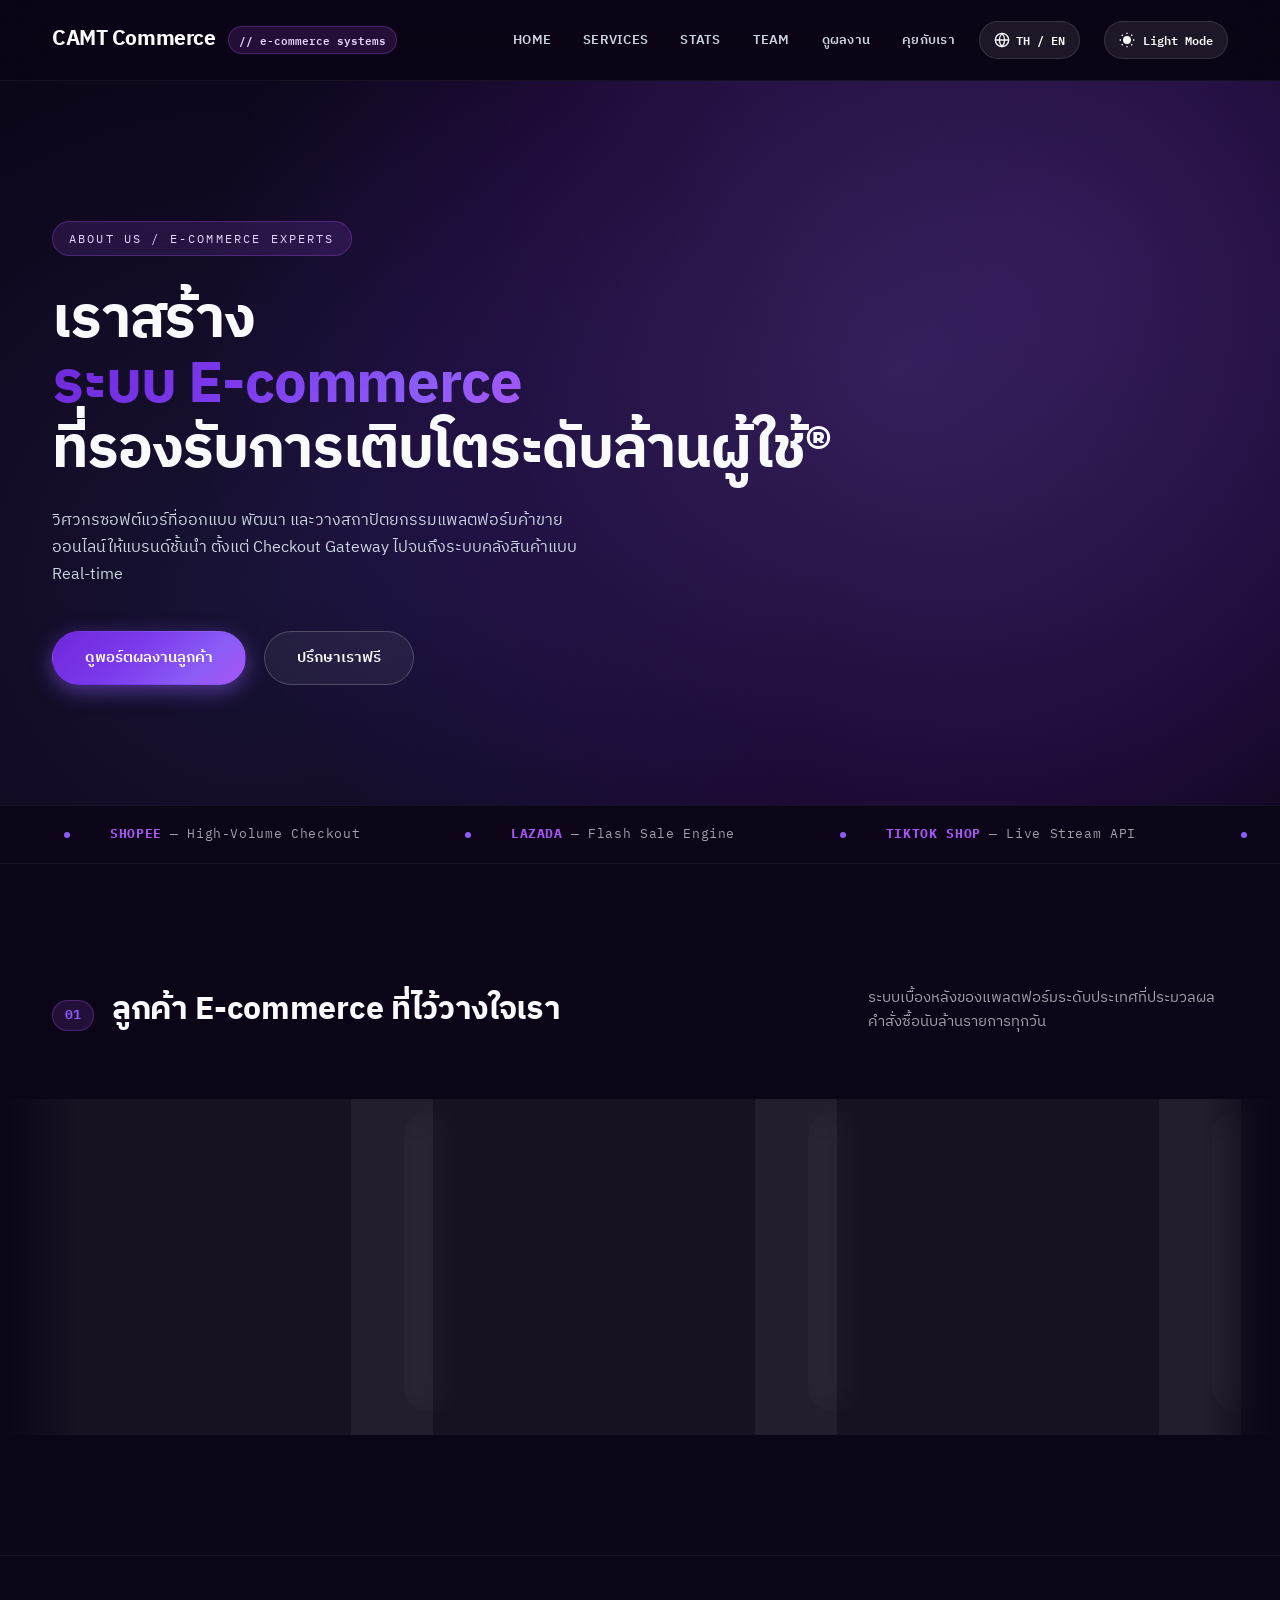
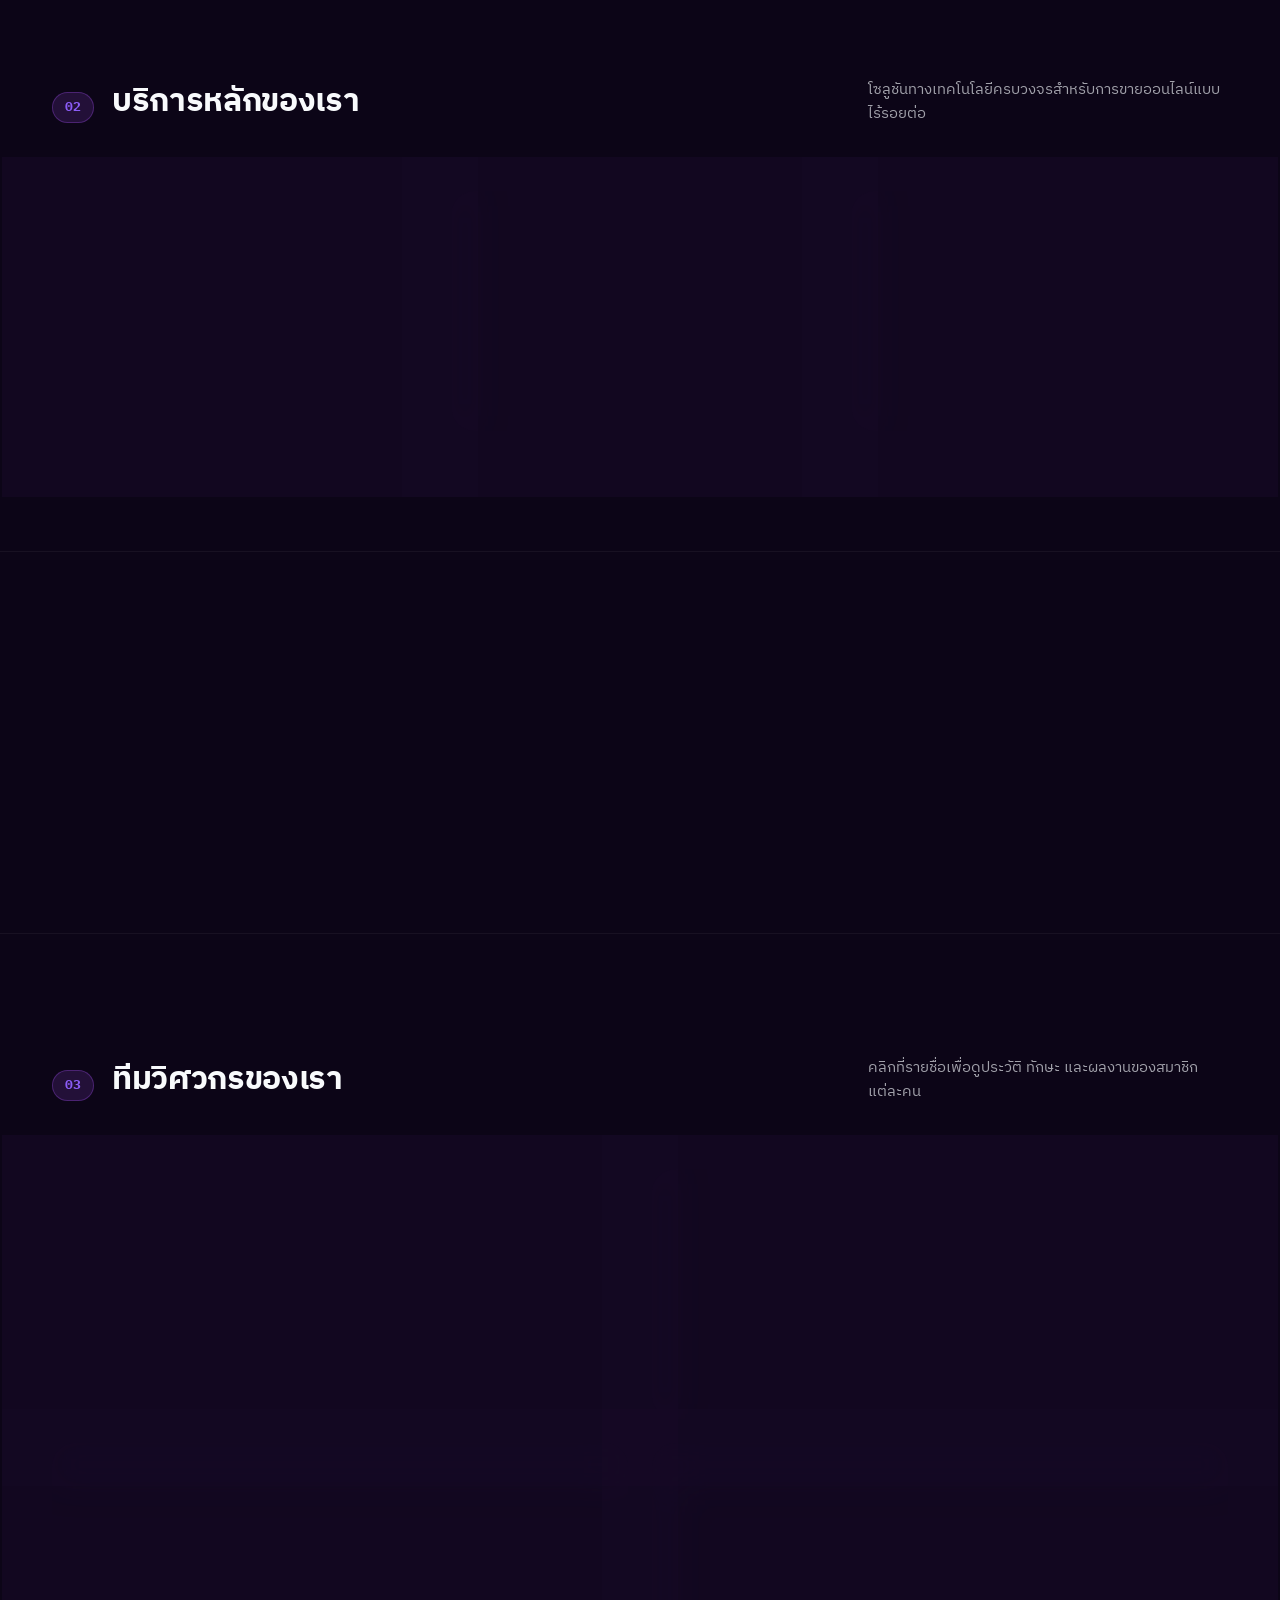
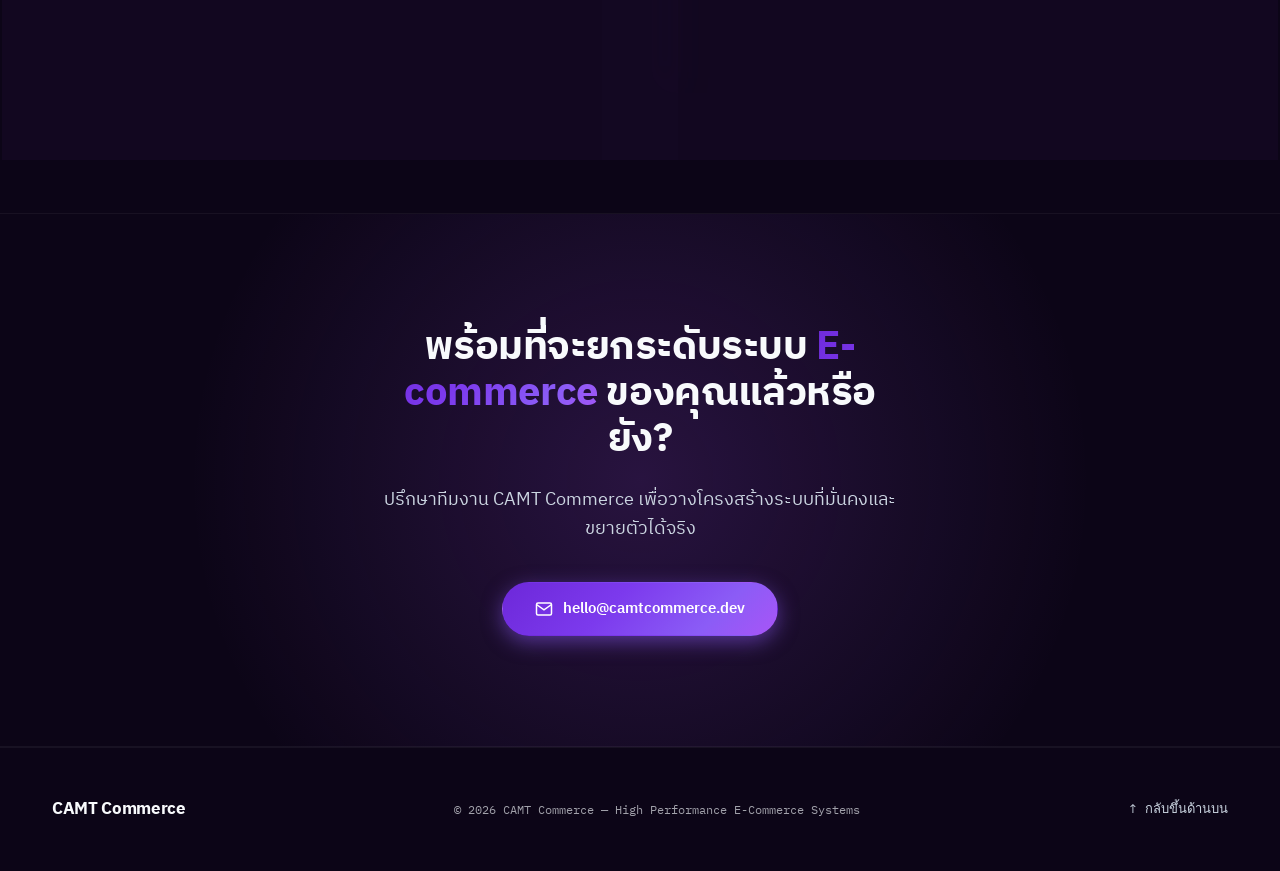
<file: Index.html>
<!DOCTYPE html>
<html lang="th" data-theme="dark">
<head>
<meta charset="UTF-8">
<meta name="viewport" content="width=device-width, initial-scale=1.0">
<meta name="description" content="CAMT Commerce — ผู้เชี่ยวชาญด้านการออกแบบ พัฒนา และดูแลระบบ E-commerce ระดับองค์กร สำหรับ Shopee, Lazada, TikTok Shop, Central และแบรนด์ชั้นนำ">
<title>CAMT Commerce — ระบบ E-commerce ระดับองค์กร</title>
<link rel="stylesheet" href="main.css">
</head>

<body>

<!-- Header Navigation -->
<header class="topbar">
  <div class="wrap">
    <a class="brand" href="Index.html">
      CAMT&nbsp;Commerce
      <span class="brand-badge" data-i18n="nav.brandBadge">E-COMMERCE SYSTEMS</span>
    </a>
    
    <div class="topbar-right">
      <nav class="nav">
        <a href="#hero" data-i18n="nav.home">HOME</a>
        <a href="#services" data-i18n="nav.services">SERVICES</a>
        <a href="#stats" data-i18n="nav.stats">STATS</a>
        <a href="#team" data-i18n="nav.team">TEAM</a>
        <a href="#work" data-i18n="nav.work">ดูผลงาน</a>
        <a href="#contact" data-i18n="nav.contact">คุยกับเรา</a>
      </nav>

      <!-- Language Switcher Button -->
      <button id="lang-toggle" class="lang-toggle-btn" aria-label="Toggle language">
        <svg width="16" height="16" viewBox="0 0 24 24" fill="none" stroke="currentColor" stroke-width="2" stroke-linecap="round" stroke-linejoin="round">
          <circle cx="12" cy="12" r="10"></circle>
          <line x1="2" y1="12" x2="22" y2="12"></line>
          <path d="M12 2a15.3 15.3 0 0 1 4 10 15.3 15.3 0 0 1-4 10 15.3 15.3 0 0 1-4-10 15.3 15.3 0 0 1 4-10z"></path>
        </svg>
        <span id="lang-text">TH / EN</span>
      </button>

      <!-- Theme Switcher Button -->
      <button id="theme-toggle" class="theme-toggle-btn" aria-label="Toggle dark/light mode">
        <svg id="theme-icon" viewBox="0 0 24 24"></svg>
        <span id="theme-text">Theme</span>
      </button>
    </div>
  </div>
</header>

<!-- Hero Section -->
<section class="hero" id="hero">
  <!-- Vertical Left Year Metadata -->
  <div class="hero-vertical-meta" data-i18n="hero.meta">2026 // SYSTEM ARCHITECTS</div>

  <div class="wrap" style="width:100%; position:relative">
    <div class="hero-container">
      
      <!-- Hero Left Text Content -->
      <div class="hero-left-box">
        <div class="eyebrow" data-i18n="hero.eyebrow">
          <span class="eyebrow-dot"></span>
          ABOUT US / E-COMMERCE EXPERTS
        </div>
        
        <!-- Headline -->
        <h1 data-i18n="hero.h1">
          เราสร้าง<br>
          <em>ระบบ E-commerce</em><br>
          ที่รองรับการเติบโตระดับล้านผู้ใช้®
        </h1>
        
        <p class="lead" data-i18n="hero.lead">วิศวกรซอฟต์แวร์ที่ออกแบบ พัฒนา และวางสถาปัตยกรรมแพลตฟอร์มค้าขายออนไลน์ให้แบรนด์ชั้นนำ ตั้งแต่ Checkout Gateway ไปจนถึงระบบคลังสินค้าแบบ Real-time</p>
        
        <div class="hero-actions">
          <a class="btn solid" href="#work" data-i18n="hero.btnWork">
            ดูพอร์ตผลงานลูกค้า
          </a>
          <a class="btn ghost" href="#contact" data-i18n="hero.btnContact">ปรึกษาเราฟรี</a>
        </div>
      </div>

    </div>
  </div>
</section>

<!-- Infinite Ticker Banner -->
<div class="ticker">
  <div class="ticker-track">
    <span><span class="badge-dot"></span><b>SHOPEE</b> — High-Volume Checkout</span>
    <span><span class="badge-dot"></span><b>LAZADA</b> — Flash Sale Engine</span>
    <span><span class="badge-dot"></span><b>TIKTOK SHOP</b> — Live Stream API</span>
    <span><span class="badge-dot"></span><b>CENTRAL ONLINE</b> — Omni-channel Luxury</span>
    <span><span class="badge-dot"></span><b>LOTUS'S</b> — Smart Loyalty Engine</span>
    <span><span class="badge-dot"></span><b>LINE SHOPPING</b> — Chat-to-Pay Gateway</span>
    <span><span class="badge-dot"></span><b>GRABMART</b> — Quick Commerce &amp; Dispatch</span>
    <span><span class="badge-dot"></span><b>AGODA</b> — Multi-Currency Engine</span>
    <!-- Repeat ticker loop -->
    <span><span class="badge-dot"></span><b>SHOPEE</b> — High-Volume Checkout</span>
    <span><span class="badge-dot"></span><b>LAZADA</b> — Flash Sale Engine</span>
    <span><span class="badge-dot"></span><b>TIKTOK SHOP</b> — Live Stream API</span>
    <span><span class="badge-dot"></span><b>CENTRAL ONLINE</b> — Omni-channel Luxury</span>
  </div>
</div>

<!-- eCommerce Clients Section -->
<section class="section reveal" id="work">
  <div class="wrap">
    <div class="sec-head">
      <div class="sec-head-left">
        <span class="sec-num">01</span>
        <h2 class="sec-title" data-i18n="clients.title">ลูกค้า E-commerce ที่ไว้วางใจเรา</h2>
      </div>
      <p class="sec-sub" data-i18n="clients.sub">ระบบเบื้องหลังของแพลตฟอร์มระดับประเทศที่ประมวลผลคำสั่งซื้อนับล้านรายการทุกวัน</p>
    </div>
  </div>

  <!-- Infinite Horizontal Scrolling Marquee Cards Banner -->
  <div class="clients-marquee-container">
    <div class="clients-marquee-track">
      <!-- Set 1 -->
      <div class="client-card" data-brand="shopee">
        <div class="card-meta">
          <span>MARKETPLACE</span>
          <span>CHECKOUT ENGINE</span>
        </div>
        <div class="card-logo-wrap">
          <img src="images/brand-logos/shopee.png" alt="Shopee App Icon" width="64" height="64">
        </div>
        <div class="card-content">
          <h3 data-i18n="clients.shopee">Shopee ประมวลผล 15M+ Order/Day ด้วย High-Volume Checkout Gateway</h3>
        </div>
      </div>

      <div class="client-card" data-brand="lazada">
        <div class="card-meta">
          <span>E-COMMERCE</span>
          <span>CATALOG SERVICE</span>
        </div>
        <div class="card-logo-wrap">
          <img src="images/brand-logos/lazada.png" alt="Lazada App Icon" width="64" height="64">
        </div>
        <div class="card-content">
          <h3 data-i18n="clients.lazada">Lazada จัดการ 10M+ Active SKUs ด้วย Flash Sale Traffic Governor</h3>
        </div>
      </div>

      <div class="client-card" data-brand="tiktok">
        <div class="card-meta">
          <span>SOCIAL COMMERCE</span>
          <span>LIVE STREAM</span>
        </div>
        <div class="card-logo-wrap">
          <img src="images/brand-logos/tiktok.png" alt="TikTok Shop App Icon" width="64" height="64">
        </div>
        <div class="card-content">
          <h3 data-i18n="clients.tiktok">TikTok Shop เชื่อมต่อ Live Sync API คำนวณส่วนลด &lt;50ms Real-Time</h3>
        </div>
      </div>

      <div class="client-card" data-brand="central">
        <div class="card-meta">
          <span>OMNI-CHANNEL</span>
          <span>MULTI-WAREHOUSE</span>
        </div>
        <div class="card-logo-wrap">
          <img src="images/brand-logos/central.png" alt="Central Online App Icon" width="64" height="64">
        </div>
        <div class="card-content">
          <h3 data-i18n="clients.central">Central Online เชื่อมโยงสต็อก 80+ สาขาทั่วประเทศแบบไร้รอยต่อ</h3>
        </div>
      </div>

      <div class="client-card" data-brand="lotus">
        <div class="card-meta">
          <span>RETAIL</span>
          <span>LOYALTY ENGINE</span>
        </div>
        <div class="card-logo-wrap">
          <img src="images/brand-logos/lotus.png" alt="Lotus's App Icon" width="64" height="64">
        </div>
        <div class="card-content">
          <h3 data-i18n="clients.lotus">Lotus's บริหารฐานสมาชิก 15M+ Members ด้วย Smart Coupon Engine</h3>
        </div>
      </div>

      <div class="client-card" data-brand="line">
        <div class="card-meta">
          <span>CHAT COMMERCE</span>
          <span>PAYMENT GATEWAY</span>
        </div>
        <div class="card-logo-wrap">
          <img src="images/brand-logos/line.png" alt="LINE Shopping App Icon" width="64" height="64">
        </div>
        <div class="card-content">
          <h3 data-i18n="clients.line">LINE Shopping ยกระดับ Chat-to-Pay ด้วยความสำเร็จ 99.8% Success Rate</h3>
        </div>
      </div>

      <div class="client-card" data-brand="grab">
        <div class="card-meta">
          <span>QUICK COMMERCE</span>
          <span>DISPATCH API</span>
        </div>
        <div class="card-logo-wrap">
          <img src="images/brand-logos/grab.png" alt="GrabMart App Icon" width="64" height="64">
        </div>
        <div class="card-content">
          <h3 data-i18n="clients.grab">GrabMart กระจายคำสั่งซื้อจัดส่งด่วนภายใน 25 นาที ด้วยระบบ Auto-Dispatch</h3>
        </div>
      </div>

      <div class="client-card" data-brand="agoda">
        <div class="card-meta">
          <span>TRAVEL COMMERCE</span>
          <span>MULTI-CURRENCY</span>
        </div>
        <div class="card-logo-wrap">
          <img src="images/brand-logos/agoda.png" alt="Agoda App Icon" width="64" height="64">
        </div>
        <div class="card-content">
          <h3 data-i18n="clients.agoda">Agoda รองรับชำระเงิน 40+ Currencies และ Reconciliation ข้ามประเทศ</h3>
        </div>
      </div>

      <!-- Set 2 (Duplicate Loop) -->
      <div class="client-card" data-brand="shopee">
        <div class="card-meta">
          <span>MARKETPLACE</span>
          <span>CHECKOUT ENGINE</span>
        </div>
        <div class="card-logo-wrap">
          <img src="images/brand-logos/shopee.png" alt="Shopee App Icon" width="64" height="64">
        </div>
        <div class="card-content">
          <h3 data-i18n="clients.shopee">Shopee ประมวลผล 15M+ Order/Day ด้วย High-Volume Checkout Gateway</h3>
        </div>
      </div>

      <div class="client-card" data-brand="lazada">
        <div class="card-meta">
          <span>E-COMMERCE</span>
          <span>CATALOG SERVICE</span>
        </div>
        <div class="card-logo-wrap">
          <img src="images/brand-logos/lazada.png" alt="Lazada App Icon" width="64" height="64">
        </div>
        <div class="card-content">
          <h3 data-i18n="clients.lazada">Lazada จัดการ 10M+ Active SKUs ด้วย Flash Sale Traffic Governor</h3>
        </div>
      </div>

      <div class="client-card" data-brand="tiktok">
        <div class="card-meta">
          <span>SOCIAL COMMERCE</span>
          <span>LIVE STREAM</span>
        </div>
        <div class="card-logo-wrap">
          <img src="images/brand-logos/tiktok.png" alt="TikTok Shop App Icon" width="64" height="64">
        </div>
        <div class="card-content">
          <h3 data-i18n="clients.tiktok">TikTok Shop เชื่อมต่อ Live Sync API คำนวณส่วนลด &lt;50ms Real-Time</h3>
        </div>
      </div>

      <div class="client-card" data-brand="central">
        <div class="card-meta">
          <span>OMNI-CHANNEL</span>
          <span>MULTI-WAREHOUSE</span>
        </div>
        <div class="card-logo-wrap">
          <img src="images/brand-logos/central.png" alt="Central Online App Icon" width="64" height="64">
        </div>
        <div class="card-content">
          <h3 data-i18n="clients.central">Central Online เชื่อมโยงสต็อก 80+ สาขาทั่วประเทศแบบไร้รอยต่อ</h3>
        </div>
      </div>

      <div class="client-card" data-brand="lotus">
        <div class="card-meta">
          <span>RETAIL</span>
          <span>LOYALTY ENGINE</span>
        </div>
        <div class="card-logo-wrap">
          <img src="images/brand-logos/lotus.png" alt="Lotus's App Icon" width="64" height="64">
        </div>
        <div class="card-content">
          <h3 data-i18n="clients.lotus">Lotus's บริหารฐานสมาชิก 15M+ Members ด้วย Smart Coupon Engine</h3>
        </div>
      </div>

      <div class="client-card" data-brand="line">
        <div class="card-meta">
          <span>CHAT COMMERCE</span>
          <span>PAYMENT GATEWAY</span>
        </div>
        <div class="card-logo-wrap">
          <img src="images/brand-logos/line.png" alt="LINE Shopping App Icon" width="64" height="64">
        </div>
        <div class="card-content">
          <h3 data-i18n="clients.line">LINE Shopping ยกระดับ Chat-to-Pay ด้วยความสำเร็จ 99.8% Success Rate</h3>
        </div>
      </div>

      <div class="client-card" data-brand="grab">
        <div class="card-meta">
          <span>QUICK COMMERCE</span>
          <span>DISPATCH API</span>
        </div>
        <div class="card-logo-wrap">
          <img src="images/brand-logos/grab.png" alt="GrabMart App Icon" width="64" height="64">
        </div>
        <div class="card-content">
          <h3 data-i18n="clients.grab">GrabMart กระจายคำสั่งซื้อจัดส่งด่วนภายใน 25 นาที ด้วยระบบ Auto-Dispatch</h3>
        </div>
      </div>

      <div class="client-card" data-brand="agoda">
        <div class="card-meta">
          <span>TRAVEL COMMERCE</span>
          <span>MULTI-CURRENCY</span>
        </div>
        <div class="card-logo-wrap">
          <img src="images/brand-logos/agoda.png" alt="Agoda App Icon" width="64" height="64">
        </div>
        <div class="card-content">
          <h3 data-i18n="clients.agoda">Agoda รองรับชำระเงิน 40+ Currencies และ Reconciliation ข้ามประเทศ</h3>
        </div>
      </div>
    </div>
  </div>
</section>

<!-- Services Section -->
<section class="section reveal" id="services">
  <div class="wrap">
    <div class="sec-head">
      <div class="sec-head-left">
        <span class="sec-num">02</span>
        <h2 class="sec-title" data-i18n="services.title">บริการหลักของเรา</h2>
      </div>
      <p class="sec-sub" data-i18n="services.sub">โซลูชันทางเทคโนโลยีครบวงจรสำหรับการขายออนไลน์แบบไร้รอยต่อ</p>
    </div>
    <div class="services">
      <div class="svc">
        <div class="svc-idx">SERVICE / 01</div>
        <h3 data-i18n="services.s1Title">สถาปัตยกรรม High-Scale Backend</h3>
        <p data-i18n="services.s1Desc">ออกแบบระบบหลังบ้าน Microservices ที่ขยายตัวได้อัตโนมัติ (Autoscaling) รองรับการเข้าชมพร้อมกันนับล้านคนในช่วง Mega Campaign</p>
      </div>
      <div class="svc">
        <div class="svc-idx">SERVICE / 02</div>
        <h3 data-i18n="services.s2Title">Payment Gateway Integration</h3>
        <p data-i18n="services.s2Desc">เชื่อมต่อระบบชำระเงินทุกรูปแบบ ทั้งบัตรเครดิต, PromptPay, E-Wallet, BNPL และระบบตรวจจับธุรกรรมทุจริตแบบเรียลไทม์</p>
      </div>
      <div class="svc">
        <div class="svc-idx">SERVICE / 03</div>
        <h3 data-i18n="services.s3Title">Inventory &amp; Order Hub</h3>
        <p data-i18n="services.s3Desc">ระบบติดตามคลังสินค้าและจัดการคำสั่งซื้อรวมศูนย์ เชื่อมโยงทุกช่องทางหน้าร้าน Marketplace และ Social Media เข้าด้วยกัน</p>
      </div>
    </div>
  </div>
</section>

<!-- Stats Section -->
<section class="section reveal" id="stats">
  <div class="wrap">
    <div class="stats">
      <div class="stat"><div class="n">50M+</div><div class="l" data-i18n="stats.s1Label">รายการคำสั่งซื้อต่อปี</div></div>
      <div class="stat"><div class="n">99.99%</div><div class="l" data-i18n="stats.s2Label">ความเสถียรของระบบ (Uptime)</div></div>
      <div class="stat"><div class="n">&lt; 100ms</div><div class="l" data-i18n="stats.s3Label">ความเร็วเฉลี่ยในการเช็คเอาต์</div></div>
      <div class="stat"><div class="n">4</div><div class="l" data-i18n="stats.s4Label">วิศวกรผู้เชี่ยวชาญหลัก</div></div>
    </div>
  </div>
</section>

<!-- Team Section -->
<section class="section reveal" id="team">
  <div class="wrap">
    <div class="sec-head">
      <div class="sec-head-left">
        <span class="sec-num">03</span>
        <h2 class="sec-title" data-i18n="team.title">ทีมวิศวกรของเรา</h2>
      </div>
      <p class="sec-sub" data-i18n="team.sub">คลิกที่รายชื่อเพื่อดูประวัติ ทักษะ และผลงานของสมาชิกแต่ละคน</p>
    </div>
    <div class="team">
      <a class="member" href="Member1.html">
        <span class="m-idx">MEMBER 01</span>
        <span class="m-arrow">↗</span>
        <span class="m-name">Natakron Sudthana</span>
        <span class="m-role" data-i18n="team.m1Role">Backend Architect — วางสถาปัตยกรรมระบบ</span>
      </a>
      <a class="member" href="Member2.html">
        <span class="m-idx">MEMBER 02</span>
        <span class="m-arrow">↗</span>
        <span class="m-name">Thitirat Sirisawad</span>
        <span class="m-role" data-i18n="team.m2Role">UX/UI Designer — ออกแบบประสบการณ์ผู้ใช้และอินเทอร์เฟซ</span>
      </a>
      <a class="member" href="Member3.html">
        <span class="m-idx">MEMBER 03</span>
        <span class="m-arrow">↗</span>
        <span class="m-name">Sirawit Yuangkham</span>
        <span class="m-role" data-i18n="team.m3Role">Payment Systems — วางระบบชำระเงินและ Security</span>
      </a>
      <a class="member" href="Member4.html">
        <span class="m-idx">MEMBER 04</span>
        <span class="m-arrow">↗</span>
        <span class="m-name">Farsai Pintakham</span>
        <span class="m-role" data-i18n="team.m4Role">DevOps &amp; Infrastructure — โครงสร้างพื้นฐานบน คลาวด์</span>
      </a>
    </div>
  </div>
</section>

<!-- CTA Section -->
<section class="cta" id="contact">
  <div class="wrap">
    <h2 data-i18n="cta.title">พร้อมที่จะยกระดับระบบ <em>E-commerce</em> ของคุณแล้วหรือยัง?</h2>
    <p data-i18n="cta.sub">ปรึกษาทีมงาน CAMT Commerce เพื่อวางโครงสร้างระบบที่มั่นคงและขยายตัวได้จริง</p>
    <a class="btn solid" href="mailto:hello@camtcommerce.dev">
      <svg width="18" height="18" viewBox="0 0 24 24" fill="none" stroke="currentColor" stroke-width="2"><path d="M4 4h16c1.1 0 2 .9 2 2v12c0 1.1-.9 2-2 2H4c-1.1 0-2-.9-2-2V6c0-1.1.9-2 2-2z"></path><polyline points="22,6 12,13 2,6"></polyline></svg>
      hello@camtcommerce.dev
    </a>
  </div>
</section>

<footer class="foot">
  <div class="wrap">
    <div class="brand">
      CAMT Commerce
    </div>
    <small data-i18n="foot.copy">© 2026 CAMT Commerce — High Performance E-Commerce Systems</small>
    <a href="#hero" id="back-to-top" data-i18n="foot.top">↑ กลับขึ้นด้านบน</a>
  </div>
</footer>

<script src="i18n.js"></script>
<script>
// Theme Switcher Logic
const themeToggleBtn = document.getElementById('theme-toggle');
const themeIcon = document.getElementById('theme-icon');
const themeText = document.getElementById('theme-text');

const sunSvg = `<circle cx="12" cy="12" r="5"></circle><line x1="12" y1="1" x2="12" y2="3"></line><line x1="12" y1="21" x2="12" y2="23"></line><line x1="4.22" y1="4.22" x2="5.64" y2="5.64"></line><line x1="18.36" y1="18.36" x2="19.78" y2="19.78"></line><line x1="1" y1="12" x2="3" y2="12"></line><line x1="21" y1="12" x2="23" y2="12"></line><line x1="4.22" y1="19.78" x2="5.64" y2="18.36"></line><line x1="18.36" y1="5.64" x2="19.78" y2="4.22"></line>`;
const moonSvg = `<path d="M21 12.79A9 9 0 1 1 11.21 3 7 7 0 0 0 21 12.79z"></path>`;

function getInitialTheme() {
  const savedTheme = localStorage.getItem('theme');
  if (savedTheme) return savedTheme;
  return 'dark';
}

function applyTheme(theme) {
  document.documentElement.setAttribute('data-theme', theme);
  localStorage.setItem('theme', theme);
  
  if (theme === 'dark') {
    themeIcon.innerHTML = sunSvg;
    themeIcon.setAttribute('stroke', 'currentColor');
    themeIcon.setAttribute('stroke-width', '2');
    themeIcon.setAttribute('fill', 'none');
    themeText.textContent = 'Light Mode';
  } else {
    themeIcon.innerHTML = moonSvg;
    themeIcon.setAttribute('stroke', 'currentColor');
    themeIcon.setAttribute('stroke-width', '2');
    themeIcon.setAttribute('fill', 'none');
    themeText.textContent = 'Dark Mode';
  }
}

let currentTheme = getInitialTheme();
applyTheme(currentTheme);

themeToggleBtn.addEventListener('click', () => {
  currentTheme = currentTheme === 'light' ? 'dark' : 'light';
  applyTheme(currentTheme);
});

// Scroll Parallax Reveals (Intersection Observer)
const observerOptions = {threshold: 0.12, rootMargin: '0px 0px -50px 0px'};
const observer = new IntersectionObserver(entries => {
  entries.forEach(entry => {
    if (entry.isIntersecting) {
      entry.target.classList.add('in-view');
    }
  });
}, observerOptions);

document.querySelectorAll('.reveal').forEach(el => observer.observe(el));

// Smooth Scroll for Navigation Links
document.querySelectorAll('a[href^="#"]').forEach(anchor => {
  anchor.addEventListener('click', e => {
    const targetId = anchor.getAttribute('href');
    if (targetId === '#') return;
    const target = document.querySelector(targetId);
    if (target) {
      e.preventDefault();
      target.scrollIntoView({ behavior: 'smooth', block: 'start' });
    }
  });
});
</script>

</body>

</html>
</file>
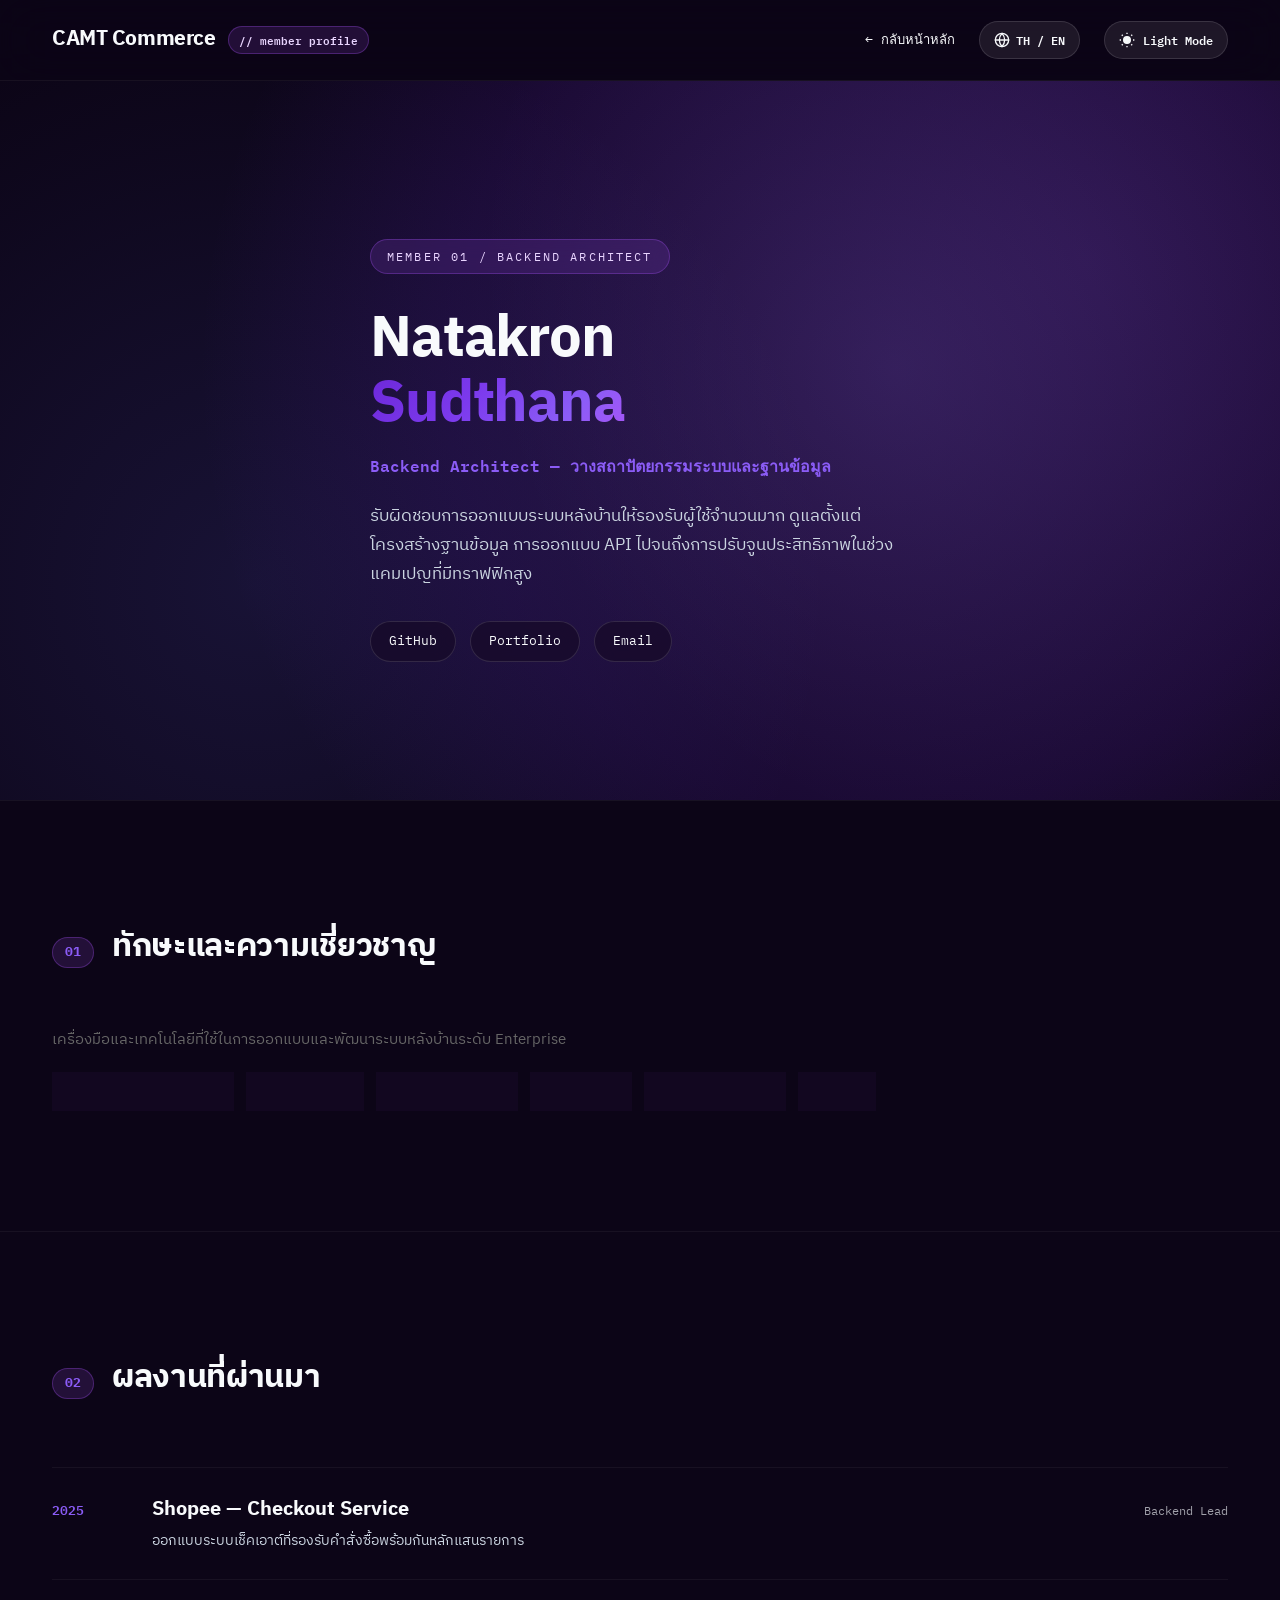
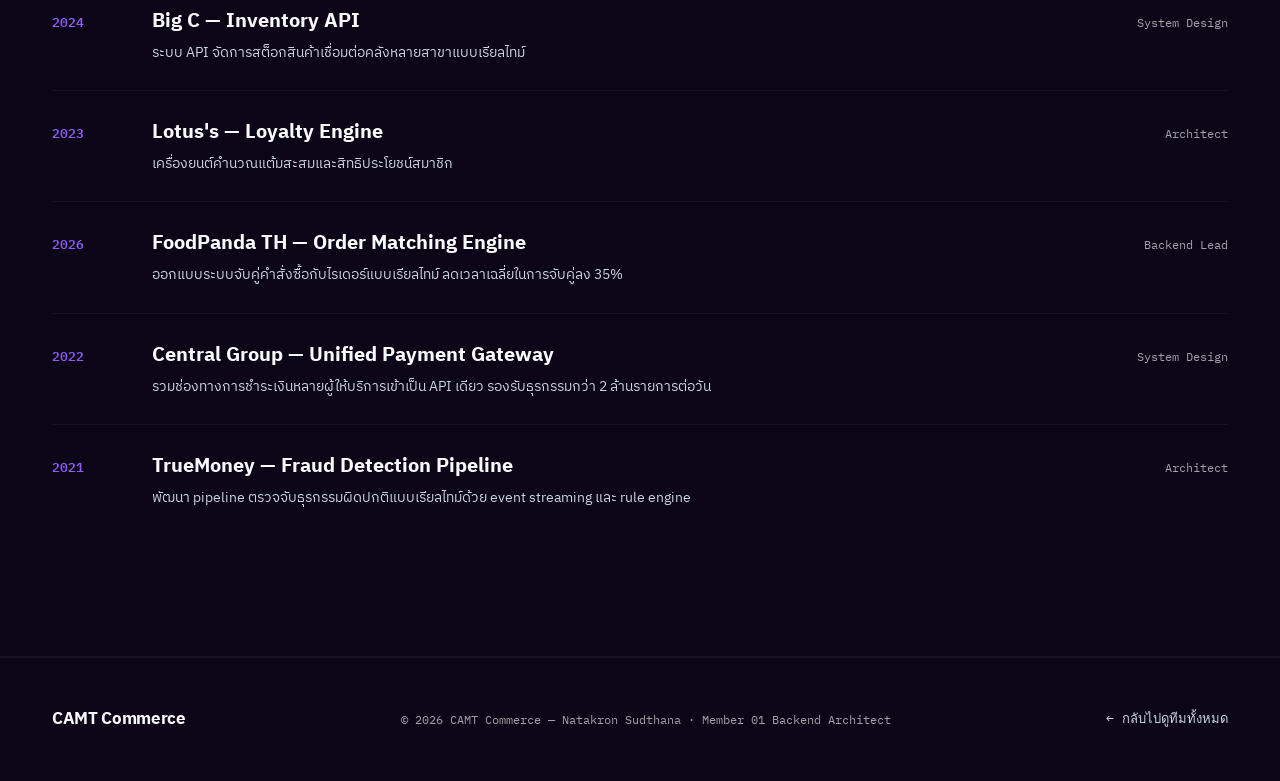
<file: Member1.html>
<!DOCTYPE html>
<html lang="th" data-theme="light">
<head>
<meta charset="UTF-8">
<meta name="viewport" content="width=device-width, initial-scale=1.0">
<meta name="description" content="Natakron Sudthana — Backend Architect ที่ CAMT Commerce เชี่ยวชาญด้าน System Design, Java / Spring Boot, Microservices และ PostgreSQL">
<title>Natakron Sudthana — Backend Architect · CAMT Commerce</title>
<link rel="stylesheet" href="main.css">
</head>
<body>

<!-- Header Navigation -->
<header class="topbar">
  <div class="wrap">
    <a class="brand" href="Index.html">
      CAMT&nbsp;Commerce
      <span class="brand-badge" data-i18n="nav.memberBadge">// member profile</span>
    </a>
    <div class="topbar-right">
      <a class="back" href="Index.html" data-i18n="nav.back">← กลับหน้าหลัก</a>
      
      <!-- Language Switcher Button -->
      <button id="lang-toggle" class="lang-toggle-btn" aria-label="Toggle language">
        <svg width="16" height="16" viewBox="0 0 24 24" fill="none" stroke="currentColor" stroke-width="2" stroke-linecap="round" stroke-linejoin="round">
          <circle cx="12" cy="12" r="10"></circle>
          <line x1="2" y1="12" x2="22" y2="12"></line>
          <path d="M12 2a15.3 15.3 0 0 1 4 10 15.3 15.3 0 0 1-4 10 15.3 15.3 0 0 1-4-10 15.3 15.3 0 0 1 4-10z"></path>
        </svg>
        <span id="lang-text">TH / EN</span>
      </button>

      <button id="theme-toggle" class="theme-toggle-btn" aria-label="Toggle dark/light mode">
        <svg id="theme-icon" viewBox="0 0 24 24"></svg>
        <span id="theme-text">Theme</span>
      </button>
    </div>
  </div>
</header>

<!-- Hero Section -->
<section class="hero">
  <div class="wrap">
    <div class="hero-container">
      <div class="hero-left-box">
        <div class="eyebrow" data-i18n="m1.eyebrow">
          <span class="eyebrow-dot"></span>
          MEMBER 01 / BACKEND ARCHITECT
        </div>
        
        <h1>
          Natakron<br>
          <em>Sudthana</em>
        </h1>
        
        <div class="role" style="font-family:var(--mono); font-size:16px; color:var(--accent-purple); font-weight:600; margin:16px 0 12px;" data-i18n="m1.role">
          Backend Architect — วางสถาปัตยกรรมระบบและฐานข้อมูล
        </div>
        
        <p class="lead" style="font-size:17px;" data-i18n="m1.bio">
          รับผิดชอบการออกแบบระบบหลังบ้านให้รองรับผู้ใช้จำนวนมาก ดูแลตั้งแต่โครงสร้างฐานข้อมูล การออกแบบ API ไปจนถึงการปรับจูนประสิทธิภาพในช่วงแคมเปญที่มีทราฟฟิกสูง
        </p>
        
        <!-- Social / Contact Links -->
        <div class="links">
          <a class="chip" href="https://github.com/natakron-oss" target="_blank" rel="noopener">GitHub</a>
          <a class="chip" href="https://prorio-eta.vercel.app//" target="_blank" rel="noopener">Portfolio</a>
          <a class="chip" href="mailto:natakronmiku@gmail.com">Email</a>
        </div>
      </div>
    </div>
  </div>
</section>

<!-- Section A: Skills & Expertise -->
<section class="section reveal">
  <div class="wrap">
    <div class="sec-head">
      <div class="sec-head-left">
        <span class="sec-num">01</span>
        <h2 class="sec-title" data-i18n="m1.skillsTitle">ทักษะและความเชี่ยวชาญ</h2>
      </div>
    </div>
    <p class="sec-desc" style="color:var(--text-secondary,#666); font-size:15px; margin:-8px 0 20px;" data-i18n="m1.skillsDesc">เครื่องมือและเทคโนโลยีที่ใช้ในการออกแบบและพัฒนาระบบหลังบ้านระดับ Enterprise</p>
    <div class="skills">
      <span class="skill">Java / Spring Boot</span>
      <span class="skill">PostgreSQL</span>
      <span class="skill">System Design</span>
      <span class="skill">REST API</span>
      <span class="skill">Microservices</span>
      <span class="skill">Redis</span>
    </div>
  </div>
</section>

<!-- Section B: Featured Projects -->
<section class="section reveal">
  <div class="wrap">
    <div class="sec-head">
      <div class="sec-head-left">
        <span class="sec-num">02</span>
        <h2 class="sec-title" data-i18n="m1.projectsTitle">ผลงานที่ผ่านมา</h2>
      </div>
    </div>
    <div class="proj">
      <div class="py">2025</div>
      <div><div class="pt">Shopee — Checkout Service</div><div class="pd">ออกแบบระบบเช็คเอาต์ที่รองรับคำสั่งซื้อพร้อมกันหลักแสนรายการ</div></div>
      <div class="pc">Backend Lead</div>
    </div>
    <div class="proj">
      <div class="py">2024</div>
      <div><div class="pt">Big C — Inventory API</div><div class="pd">ระบบ API จัดการสต็อกสินค้าเชื่อมต่อคลังหลายสาขาแบบเรียลไทม์</div></div>
      <div class="pc">System Design</div>
    </div>
    <div class="proj">
      <div class="py">2023</div>
      <div><div class="pt">Lotus's — Loyalty Engine</div><div class="pd">เครื่องยนต์คำนวณแต้มสะสมและสิทธิประโยชน์สมาชิก</div></div>
      <div class="pc">Architect</div>
    </div>

    <!-- MOCKUP PROJECT 1 -->
    <div class="proj">
      <div class="py">2026</div>
      <div><div class="pt">FoodPanda TH — Order Matching Engine</div><div class="pd">ออกแบบระบบจับคู่คำสั่งซื้อกับไรเดอร์แบบเรียลไทม์ ลดเวลาเฉลี่ยในการจับคู่ลง 35%</div></div>
      <div class="pc">Backend Lead</div>
    </div>

    <!-- MOCKUP PROJECT 2 -->
    <div class="proj">
      <div class="py">2022</div>
      <div><div class="pt">Central Group — Unified Payment Gateway</div><div class="pd">รวมช่องทางการชำระเงินหลายผู้ให้บริการเข้าเป็น API เดียว รองรับธุรกรรมกว่า 2 ล้านรายการต่อวัน</div></div>
      <div class="pc">System Design</div>
    </div>

    <!-- MOCKUP PROJECT 3 -->
    <div class="proj">
      <div class="py">2021</div>
      <div><div class="pt">TrueMoney — Fraud Detection Pipeline</div><div class="pd">พัฒนา pipeline ตรวจจับธุรกรรมผิดปกติแบบเรียลไทม์ด้วย event streaming และ rule engine</div></div>
      <div class="pc">Architect</div>
    </div>
  </div>
</section>

<!-- Footer -->
<footer class="foot">
  <div class="wrap">
    <div class="brand">CAMT Commerce</div>
    <small>© 2026 CAMT Commerce — Natakron Sudthana · Member 01 Backend Architect</small>
    <a href="Index.html" data-i18n="nav.backTeam">← กลับไปดูทีมทั้งหมด</a>
  </div>
</footer>

<script src="i18n.js"></script>
<script>
// Theme Switcher Logic
const themeToggleBtn = document.getElementById('theme-toggle');
const themeIcon = document.getElementById('theme-icon');
const themeText = document.getElementById('theme-text');

const sunSvg = `<circle cx="12" cy="12" r="5"></circle><line x1="12" y1="1" x2="12" y2="3"></line><line x1="12" y1="21" x2="12" y2="23"></line><line x1="4.22" y1="4.22" x2="5.64" y2="5.64"></line><line x1="18.36" y1="18.36" x2="19.78" y2="19.78"></line><line x1="1" y1="12" x2="3" y2="12"></line><line x1="21" y1="12" x2="23" y2="12"></line><line x1="4.22" y1="19.78" x2="5.64" y2="18.36"></line><line x1="18.36" y1="5.64" x2="19.78" y2="4.22"></line>`;
const moonSvg = `<path d="M21 12.79A9 9 0 1 1 11.21 3 7 7 0 0 0 21 12.79z"></path>`;

function getInitialTheme() {
  const savedTheme = localStorage.getItem('theme');
  if (savedTheme) return savedTheme;
  return window.matchMedia('(prefers-color-scheme: dark)').matches ? 'dark' : 'light';
}

function applyTheme(theme) {
  document.documentElement.setAttribute('data-theme', theme);
  localStorage.setItem('theme', theme);
  if (theme === 'dark') {
    themeIcon.innerHTML = sunSvg;
    themeIcon.setAttribute('stroke', 'currentColor');
    themeIcon.setAttribute('stroke-width', '2');
    themeIcon.setAttribute('fill', 'none');
    themeText.textContent = 'Light Mode';
  } else {
    themeIcon.innerHTML = moonSvg;
    themeIcon.setAttribute('stroke', 'currentColor');
    themeIcon.setAttribute('stroke-width', '2');
    themeIcon.setAttribute('fill', 'none');
    themeText.textContent = 'Dark Mode';
  }
}

let currentTheme = getInitialTheme();
applyTheme(currentTheme);

themeToggleBtn.addEventListener('click', () => {
  currentTheme = currentTheme === 'light' ? 'dark' : 'light';
  applyTheme(currentTheme);
});

// Scroll Parallax Reveals
const observerOptions = {threshold: 0.1, rootMargin: '0px 0px -40px 0px'};
const observer = new IntersectionObserver(entries => {
  entries.forEach(entry => {
    if (entry.isIntersecting) {
      entry.target.classList.add('in-view');
    }
  });
}, observerOptions);

document.querySelectorAll('.reveal').forEach(el => observer.observe(el));
</script>

</body>
</html>
</file>
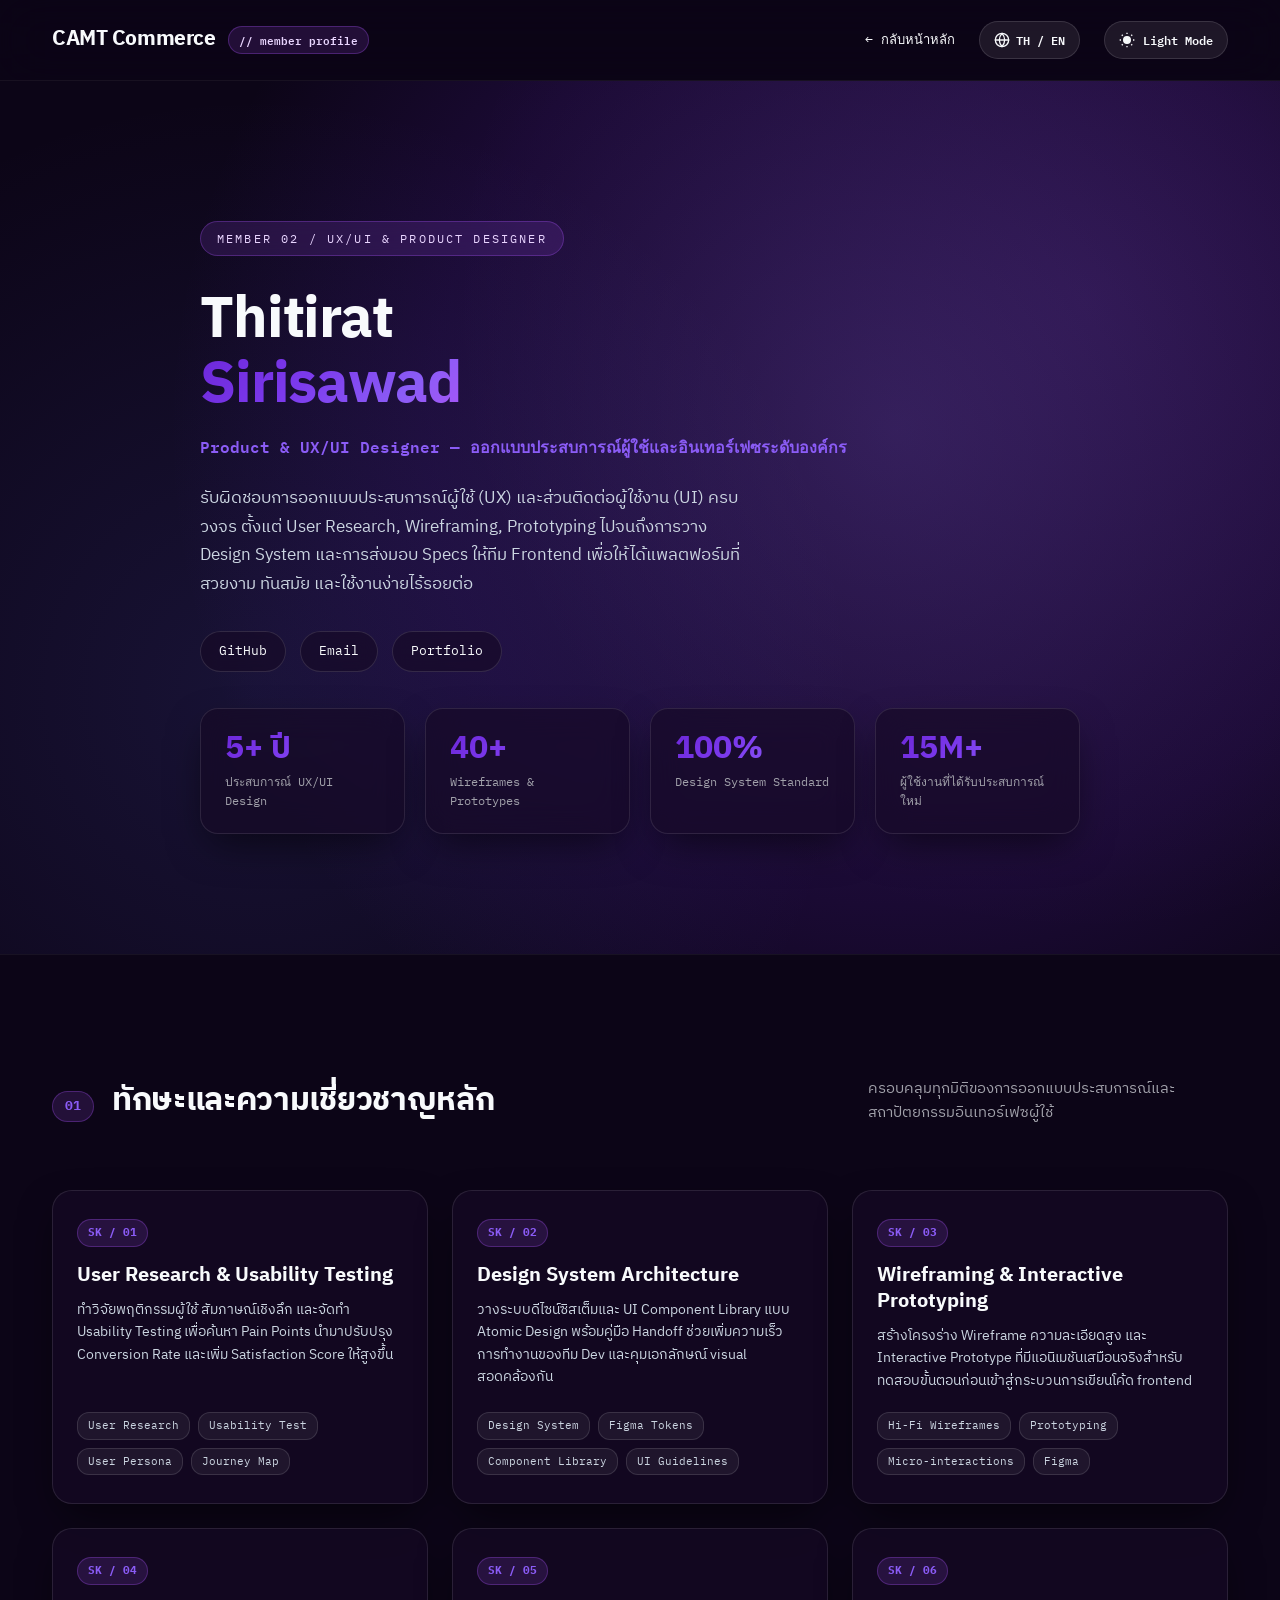
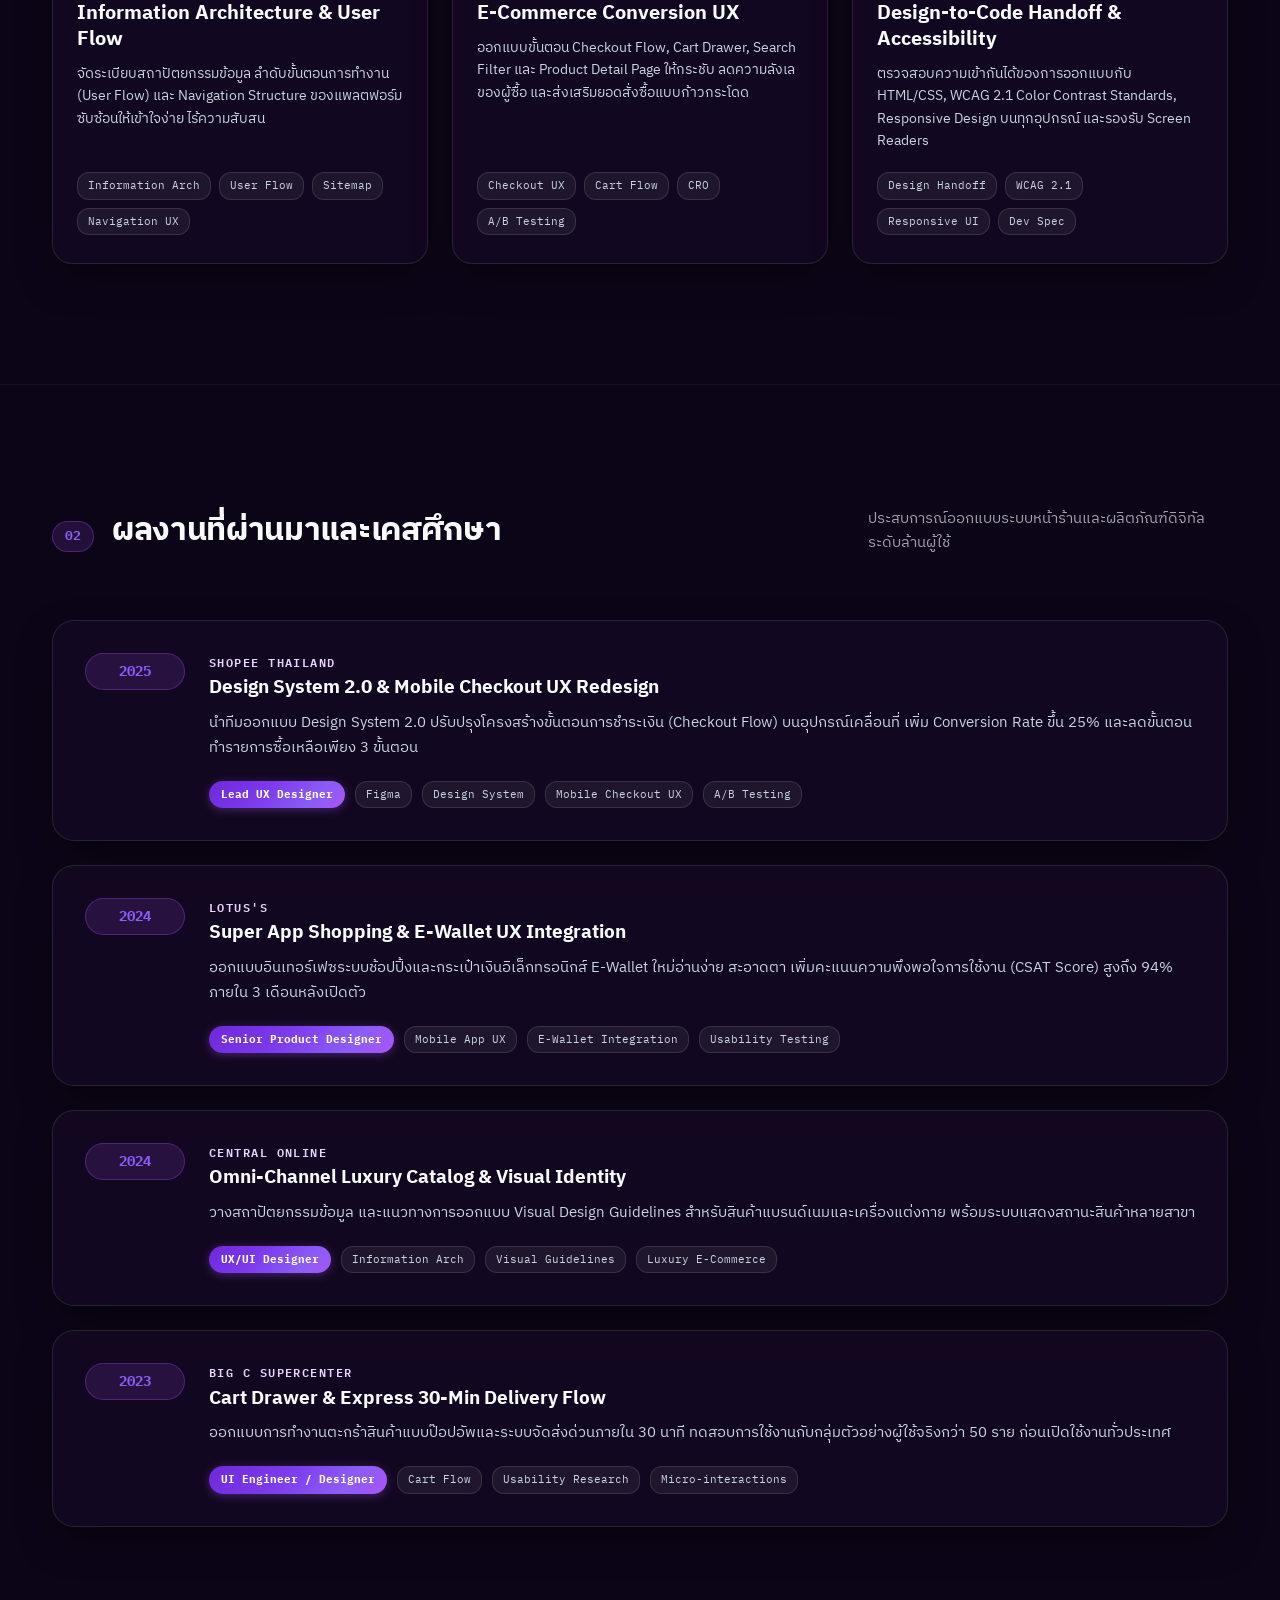
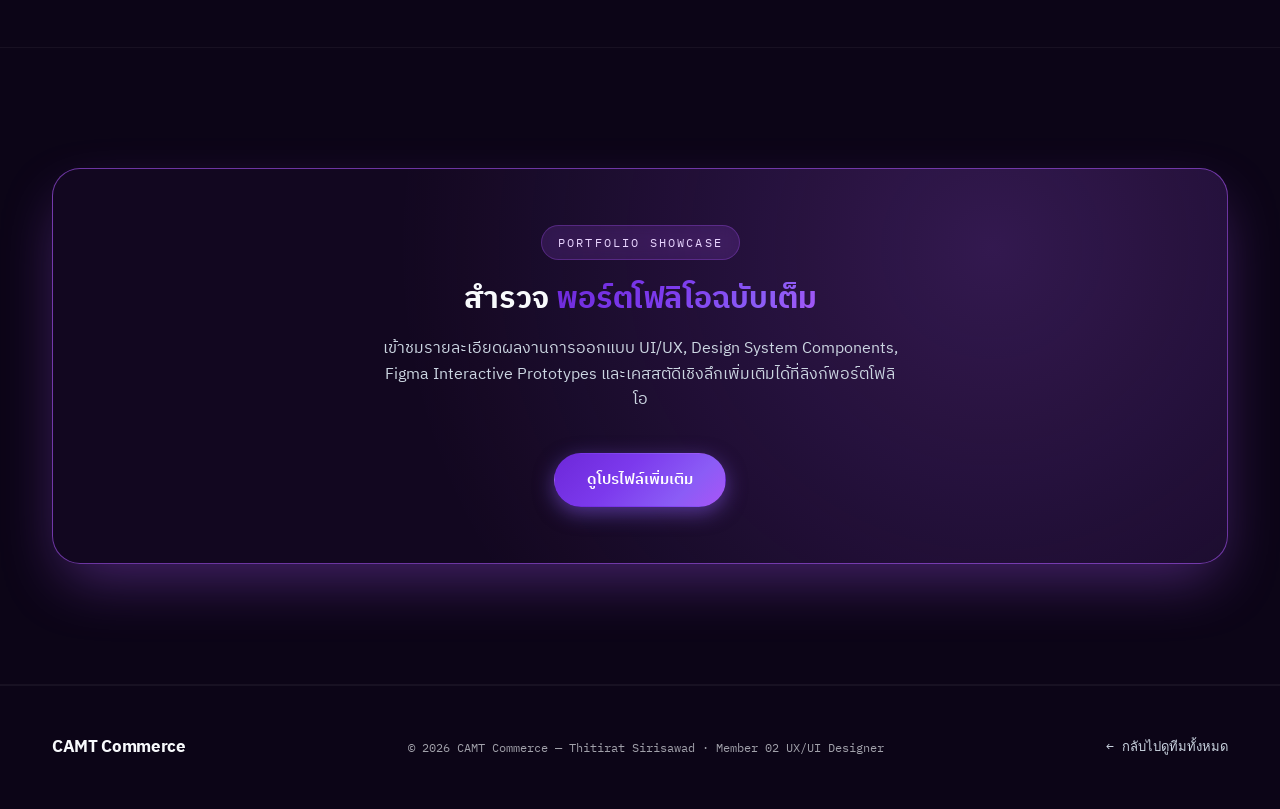
<file: Member2.html>
<!DOCTYPE html>
<html lang="th" data-theme="light">
<head>
<meta charset="UTF-8">
<meta name="viewport" content="width=device-width, initial-scale=1.0">
<meta name="description" content="Thitirat Sirisawad — UX/UI Designer & Product Designer ที่ CAMT Commerce เชี่ยวชาญด้าน Design System, User Research และ Interactive Prototyping">
<title>Thitirat Sirisawad — UX/UI Designer · CAMT Commerce</title>
<link rel="stylesheet" href="main.css">
</head>
<body>

<!-- Header Navigation -->
<header class="topbar">
  <div class="wrap">
    <a class="brand" href="Index.html">
      CAMT&nbsp;Commerce
      <span class="brand-badge" data-i18n="nav.memberBadge">// member profile</span>
    </a>
    <div class="topbar-right">
      <a class="back" href="Index.html" data-i18n="nav.back">← กลับหน้าหลัก</a>
      
      <!-- Language Switcher Button -->
      <button id="lang-toggle" class="lang-toggle-btn" aria-label="Toggle language">
        <svg width="16" height="16" viewBox="0 0 24 24" fill="none" stroke="currentColor" stroke-width="2" stroke-linecap="round" stroke-linejoin="round">
          <circle cx="12" cy="12" r="10"></circle>
          <line x1="2" y1="12" x2="22" y2="12"></line>
          <path d="M12 2a15.3 15.3 0 0 1 4 10 15.3 15.3 0 0 1-4 10 15.3 15.3 0 0 1-4-10 15.3 15.3 0 0 1 4-10z"></path>
        </svg>
        <span id="lang-text">TH / EN</span>
      </button>

      <button id="theme-toggle" class="theme-toggle-btn" aria-label="Toggle dark/light mode">
        <svg id="theme-icon" viewBox="0 0 24 24"></svg>
        <span id="theme-text">Theme</span>
      </button>
    </div>
  </div>
</header>

<!-- Hero Section -->
<section class="hero">
  <div class="wrap">
    <div class="hero-container">
      <div class="hero-left-box">
        <div class="eyebrow" data-i18n="m2.eyebrow">
          <span class="eyebrow-dot"></span>
          MEMBER 02 / UX/UI &amp; PRODUCT DESIGNER
        </div>
        
        <h1>
          Thitirat<br>
          <em>Sirisawad</em>
        </h1>
        
        <div class="role" style="font-family:var(--mono); font-size:16px; color:var(--accent-purple); font-weight:600; margin:16px 0 12px;" data-i18n="m2.role">
          Product &amp; UX/UI Designer — ออกแบบประสบการณ์ผู้ใช้และอินเทอร์เฟซระดับองค์กร
        </div>
        
        <p class="lead" style="font-size:17px;" data-i18n="m2.bio">
          รับผิดชอบการออกแบบประสบการณ์ผู้ใช้ (UX) และส่วนติดต่อผู้ใช้งาน (UI) ครบวงจร ตั้งแต่ User Research, Wireframing, Prototyping ไปจนถึงการวาง Design System และการส่งมอบ Specs ให้ทีม Frontend เพื่อให้ได้แพลตฟอร์มที่สวยงาม ทันสมัย และใช้งานง่ายไร้รอยต่อ
        </p>
        
        <!-- Social / Contact Links -->
        <div class="links">
          <a class="chip" href="https://github.com/ddeeww001" target="_blank" rel="noopener">GitHub</a>
          <a class="chip" href="mailto:dewthitirat@gmail.com">Email</a>
          <a class="chip" href="https://my-web-portfolio-yxac.vercel.app/" target="_blank" rel="noopener">Portfolio</a>
        </div>

        <!-- Profile Highlights Stats -->
        <div class="profile-stats-grid">
          <div class="profile-stat-card">
            <div class="num" data-i18n="m2.stat1Num">5+ ปี</div>
            <div class="lbl" data-i18n="m2.stat1Lbl">ประสบการณ์ UX/UI Design</div>
          </div>
          <div class="profile-stat-card">
            <div class="num">40+</div>
            <div class="lbl" data-i18n="m2.stat2Lbl">Wireframes &amp; Prototypes</div>
          </div>
          <div class="profile-stat-card">
            <div class="num">100%</div>
            <div class="lbl" data-i18n="m2.stat3Lbl">Design System Standard</div>
          </div>
          <div class="profile-stat-card">
            <div class="num">15M+</div>
            <div class="lbl" data-i18n="m2.stat4Lbl">ผู้ใช้งานที่ได้รับประสบการณ์ใหม่</div>
          </div>
        </div>

      </div>
    </div>
  </div>
</section>

<!-- Section A: Skills & Expertise -->
<section class="section reveal">
  <div class="wrap">
    <div class="sec-head">
      <div class="sec-head-left">
        <span class="sec-num">01</span>
        <h2 class="sec-title" data-i18n="m2.skillsTitle">ทักษะและความเชี่ยวชาญหลัก</h2>
      </div>
      <p class="sec-sub" data-i18n="m2.skillsSub">ครอบคลุมทุกมิติของการออกแบบประสบการณ์และสถาปัตยกรรมอินเทอร์เฟซผู้ใช้</p>
    </div>

    <div class="skills-grid">
      <!-- Skill 1 -->
      <div class="skill-card">
        <span class="skill-card-code">SK / 01</span>
        <h3 class="skill-card-title" data-i18n="m2.sk1Title">User Research &amp; Usability Testing</h3>
        <p class="skill-card-desc" data-i18n="m2.sk1Desc">ทำวิจัยพฤติกรรมผู้ใช้ สัมภาษณ์เชิงลึก และจัดทำ Usability Testing เพื่อค้นหา Pain Points นำมาปรับปรุง Conversion Rate และเพิ่ม Satisfaction Score ให้สูงขึ้น</p>
        <div class="skill-card-tags">
          <span class="tag-chip">User Research</span>
          <span class="tag-chip">Usability Test</span>
          <span class="tag-chip">User Persona</span>
          <span class="tag-chip">Journey Map</span>
        </div>
      </div>

      <!-- Skill 2 -->
      <div class="skill-card">
        <span class="skill-card-code">SK / 02</span>
        <h3 class="skill-card-title" data-i18n="m2.sk2Title">Design System Architecture</h3>
        <p class="skill-card-desc" data-i18n="m2.sk2Desc">วางระบบดีไซน์ซิสเต็มและ UI Component Library แบบ Atomic Design พร้อมคู่มือ Handoff ช่วยเพิ่มความเร็วการทำงานของทีม Dev และคุมเอกลักษณ์ visual สอดคล้องกัน</p>
        <div class="skill-card-tags">
          <span class="tag-chip">Design System</span>
          <span class="tag-chip">Figma Tokens</span>
          <span class="tag-chip">Component Library</span>
          <span class="tag-chip">UI Guidelines</span>
        </div>
      </div>

      <!-- Skill 3 -->
      <div class="skill-card">
        <span class="skill-card-code">SK / 03</span>
        <h3 class="skill-card-title" data-i18n="m2.sk3Title">Wireframing &amp; Interactive Prototyping</h3>
        <p class="skill-card-desc" data-i18n="m2.sk3Desc">สร้างโครงร่าง Wireframe ความละเอียดสูง และ Interactive Prototype ที่มีแอนิเมชันเสมือนจริงสำหรับทดสอบขั้นตอนก่อนเข้าสู่กระบวนการเขียนโค้ด frontend</p>
        <div class="skill-card-tags">
          <span class="tag-chip">Hi-Fi Wireframes</span>
          <span class="tag-chip">Prototyping</span>
          <span class="tag-chip">Micro-interactions</span>
          <span class="tag-chip">Figma</span>
        </div>
      </div>

      <!-- Skill 4 -->
      <div class="skill-card">
        <span class="skill-card-code">SK / 04</span>
        <h3 class="skill-card-title" data-i18n="m2.sk4Title">Information Architecture &amp; User Flow</h3>
        <p class="skill-card-desc" data-i18n="m2.sk4Desc">จัดระเบียบสถาปัตยกรรมข้อมูล ลำดับขั้นตอนการทำงาน (User Flow) และ Navigation Structure ของแพลตฟอร์มซับซ้อนให้เข้าใจง่าย ไร้ความสับสน</p>
        <div class="skill-card-tags">
          <span class="tag-chip">Information Arch</span>
          <span class="tag-chip">User Flow</span>
          <span class="tag-chip">Sitemap</span>
          <span class="tag-chip">Navigation UX</span>
        </div>
      </div>

      <!-- Skill 5 -->
      <div class="skill-card">
        <span class="skill-card-code">SK / 05</span>
        <h3 class="skill-card-title" data-i18n="m2.sk5Title">E-Commerce Conversion UX</h3>
        <p class="skill-card-desc" data-i18n="m2.sk5Desc">ออกแบบขั้นตอน Checkout Flow, Cart Drawer, Search Filter และ Product Detail Page ให้กระชับ ลดความลังเลของผู้ซื้อ และส่งเสริมยอดสั่งซื้อแบบก้าวกระโดด</p>
        <div class="skill-card-tags">
          <span class="tag-chip">Checkout UX</span>
          <span class="tag-chip">Cart Flow</span>
          <span class="tag-chip">CRO</span>
          <span class="tag-chip">A/B Testing</span>
        </div>
      </div>

      <!-- Skill 6 -->
      <div class="skill-card">
        <span class="skill-card-code">SK / 06</span>
        <h3 class="skill-card-title" data-i18n="m2.sk6Title">Design-to-Code Handoff &amp; Accessibility</h3>
        <p class="skill-card-desc" data-i18n="m2.sk6Desc">ตรวจสอบความเข้ากันได้ของการออกแบบกับ HTML/CSS, WCAG 2.1 Color Contrast Standards, Responsive Design บนทุกอุปกรณ์ และรองรับ Screen Readers</p>
        <div class="skill-card-tags">
          <span class="tag-chip">Design Handoff</span>
          <span class="tag-chip">WCAG 2.1</span>
          <span class="tag-chip">Responsive UI</span>
          <span class="tag-chip">Dev Spec</span>
        </div>
      </div>
    </div>
  </div>
</section>

<!-- Section B: Featured Work & Case Studies -->
<section class="section reveal">
  <div class="wrap">
    <div class="sec-head">
      <div class="sec-head-left">
        <span class="sec-num">02</span>
        <h2 class="sec-title" data-i18n="m2.projectsTitle">ผลงานที่ผ่านมาและเคสศึกษา</h2>
      </div>
      <p class="sec-sub" data-i18n="m2.projectsSub">ประสบการณ์ออกแบบระบบหน้าร้านและผลิตภัณฑ์ดิจิทัลระดับล้านผู้ใช้</p>
    </div>

    <div class="timeline">
      <!-- Project 1 -->
      <div class="tl-item">
        <div class="tl-year">2025</div>
        <div class="tl-body">
          <div class="tl-client">Shopee Thailand</div>
          <h3 class="tl-project">Design System 2.0 &amp; Mobile Checkout UX Redesign</h3>
          <p class="tl-desc" data-i18n="m2.p1Desc">นำทีมออกแบบ Design System 2.0 ปรับปรุงโครงสร้างขั้นตอนการชำระเงิน (Checkout Flow) บนอุปกรณ์เคลื่อนที่ เพิ่ม Conversion Rate ขึ้น 25% และลดขั้นตอนทำรายการซื้อเหลือเพียง 3 ขั้นตอน</p>
          <div class="tl-footer">
            <span class="role-badge">Lead UX Designer</span>
            <span class="tag-chip">Figma</span>
            <span class="tag-chip">Design System</span>
            <span class="tag-chip">Mobile Checkout UX</span>
            <span class="tag-chip">A/B Testing</span>
          </div>
        </div>
      </div>

      <!-- Project 2 -->
      <div class="tl-item">
        <div class="tl-year">2024</div>
        <div class="tl-body">
          <div class="tl-client">Lotus's</div>
          <h3 class="tl-project">Super App Shopping &amp; E-Wallet UX Integration</h3>
          <p class="tl-desc" data-i18n="m2.p2Desc">ออกแบบอินเทอร์เฟซระบบช้อปปิ้งและกระเป๋าเงินอิเล็กทรอนิกส์ E-Wallet ใหม่อ่านง่าย สะอาดตา เพิ่มคะแนนความพึงพอใจการใช้งาน (CSAT Score) สูงถึง 94% ภายใน 3 เดือนหลังเปิดตัว</p>
          <div class="tl-footer">
            <span class="role-badge">Senior Product Designer</span>
            <span class="tag-chip">Mobile App UX</span>
            <span class="tag-chip">E-Wallet Integration</span>
            <span class="tag-chip">Usability Testing</span>
          </div>
        </div>
      </div>

      <!-- Project 3 -->
      <div class="tl-item">
        <div class="tl-year">2024</div>
        <div class="tl-body">
          <div class="tl-client">Central Online</div>
          <h3 class="tl-project">Omni-Channel Luxury Catalog &amp; Visual Identity</h3>
          <p class="tl-desc" data-i18n="m2.p3Desc">วางสถาปัตยกรรมข้อมูล และแนวทางการออกแบบ Visual Design Guidelines สำหรับสินค้าแบรนด์เนมและเครื่องแต่งกาย พร้อมระบบแสดงสถานะสินค้าหลายสาขา</p>
          <div class="tl-footer">
            <span class="role-badge">UX/UI Designer</span>
            <span class="tag-chip">Information Arch</span>
            <span class="tag-chip">Visual Guidelines</span>
            <span class="tag-chip">Luxury E-Commerce</span>
          </div>
        </div>
      </div>

      <!-- Project 4 -->
      <div class="tl-item">
        <div class="tl-year">2023</div>
        <div class="tl-body">
          <div class="tl-client">Big C Supercenter</div>
          <h3 class="tl-project">Cart Drawer &amp; Express 30-Min Delivery Flow</h3>
          <p class="tl-desc" data-i18n="m2.p4Desc">ออกแบบการทำงานตะกร้าสินค้าแบบป๊อปอัพและระบบจัดส่งด่วนภายใน 30 นาที ทดสอบการใช้งานกับกลุ่มตัวอย่างผู้ใช้จริงกว่า 50 ราย ก่อนเปิดใช้งานทั่วประเทศ</p>
          <div class="tl-footer">
            <span class="role-badge">UI Engineer / Designer</span>
            <span class="tag-chip">Cart Flow</span>
            <span class="tag-chip">Usability Research</span>
            <span class="tag-chip">Micro-interactions</span>
          </div>
        </div>
      </div>

    </div>
  </div>
</section>

<!-- Section C: Portfolio CTA -->
<section class="section reveal">
  <div class="wrap">
    <div class="portfolio-cta-card">
      <div class="eyebrow" style="margin-bottom:16px;">PORTFOLIO SHOWCASE</div>
      <h2 data-i18n="m2.ctaTitle">สำรวจ <em>พอร์ตโฟลิโอฉบับเต็ม</em></h2>
      <p data-i18n="m2.ctaSub">เข้าชมรายละเอียดผลงานการออกแบบ UI/UX, Design System Components, Figma Interactive Prototypes และเคสสตัดีเชิงลึกเพิ่มเติมได้ที่ลิงก์พอร์ตโฟลิโอ</p>
      
      <a class="btn solid" href="https://my-web-portfolio-yxac.vercel.app" target="_blank" rel="noopener" style="margin-top:8px;" data-i18n="m2.ctaBtn">
        ดูโปรไฟล์เพิ่มเติม
      </a>
    </div>
  </div>
</section>

<!-- Footer -->
<footer class="foot">
  <div class="wrap">
    <div class="brand">CAMT Commerce</div>
    <small>© 2026 CAMT Commerce — Thitirat Sirisawad · Member 02 UX/UI Designer</small>
    <a href="Index.html" data-i18n="nav.backTeam">← กลับไปดูทีมทั้งหมด</a>
  </div>
</footer>

<script src="i18n.js"></script>
<script>
// Theme Switcher Logic
const themeToggleBtn = document.getElementById('theme-toggle');
const themeIcon = document.getElementById('theme-icon');
const themeText = document.getElementById('theme-text');

const sunSvg = `<circle cx="12" cy="12" r="5"></circle><line x1="12" y1="1" x2="12" y2="3"></line><line x1="12" y1="21" x2="12" y2="23"></line><line x1="4.22" y1="4.22" x2="5.64" y2="5.64"></line><line x1="18.36" y1="18.36" x2="19.78" y2="19.78"></line><line x1="1" y1="12" x2="3" y2="12"></line><line x1="21" y1="12" x2="23" y2="12"></line><line x1="4.22" y1="19.78" x2="5.64" y2="18.36"></line><line x1="18.36" y1="5.64" x2="19.78" y2="4.22"></line>`;
const moonSvg = `<path d="M21 12.79A9 9 0 1 1 11.21 3 7 7 0 0 0 21 12.79z"></path>`;

function getInitialTheme() {
  const savedTheme = localStorage.getItem('theme');
  if (savedTheme) return savedTheme;
  return window.matchMedia('(prefers-color-scheme: dark)').matches ? 'dark' : 'light';
}

function applyTheme(theme) {
  document.documentElement.setAttribute('data-theme', theme);
  localStorage.setItem('theme', theme);
  if (theme === 'dark') {
    themeIcon.innerHTML = sunSvg;
    themeIcon.setAttribute('stroke', 'currentColor');
    themeIcon.setAttribute('stroke-width', '2');
    themeIcon.setAttribute('fill', 'none');
    themeText.textContent = 'Light Mode';
  } else {
    themeIcon.innerHTML = moonSvg;
    themeIcon.setAttribute('stroke', 'currentColor');
    themeIcon.setAttribute('stroke-width', '2');
    themeIcon.setAttribute('fill', 'none');
    themeText.textContent = 'Dark Mode';
  }
}

let currentTheme = getInitialTheme();
applyTheme(currentTheme);

themeToggleBtn.addEventListener('click', () => {
  currentTheme = currentTheme === 'light' ? 'dark' : 'light';
  applyTheme(currentTheme);
});

// Scroll Parallax Reveals (Intersection Observer)
const observerOptions = {threshold: 0.1, rootMargin: '0px 0px -40px 0px'};
const observer = new IntersectionObserver(entries => {
  entries.forEach(entry => {
    if (entry.isIntersecting) {
      entry.target.classList.add('in-view');
    }
  });
}, observerOptions);

document.querySelectorAll('.reveal').forEach(el => observer.observe(el));
</script>

</body>
</html>
</file>
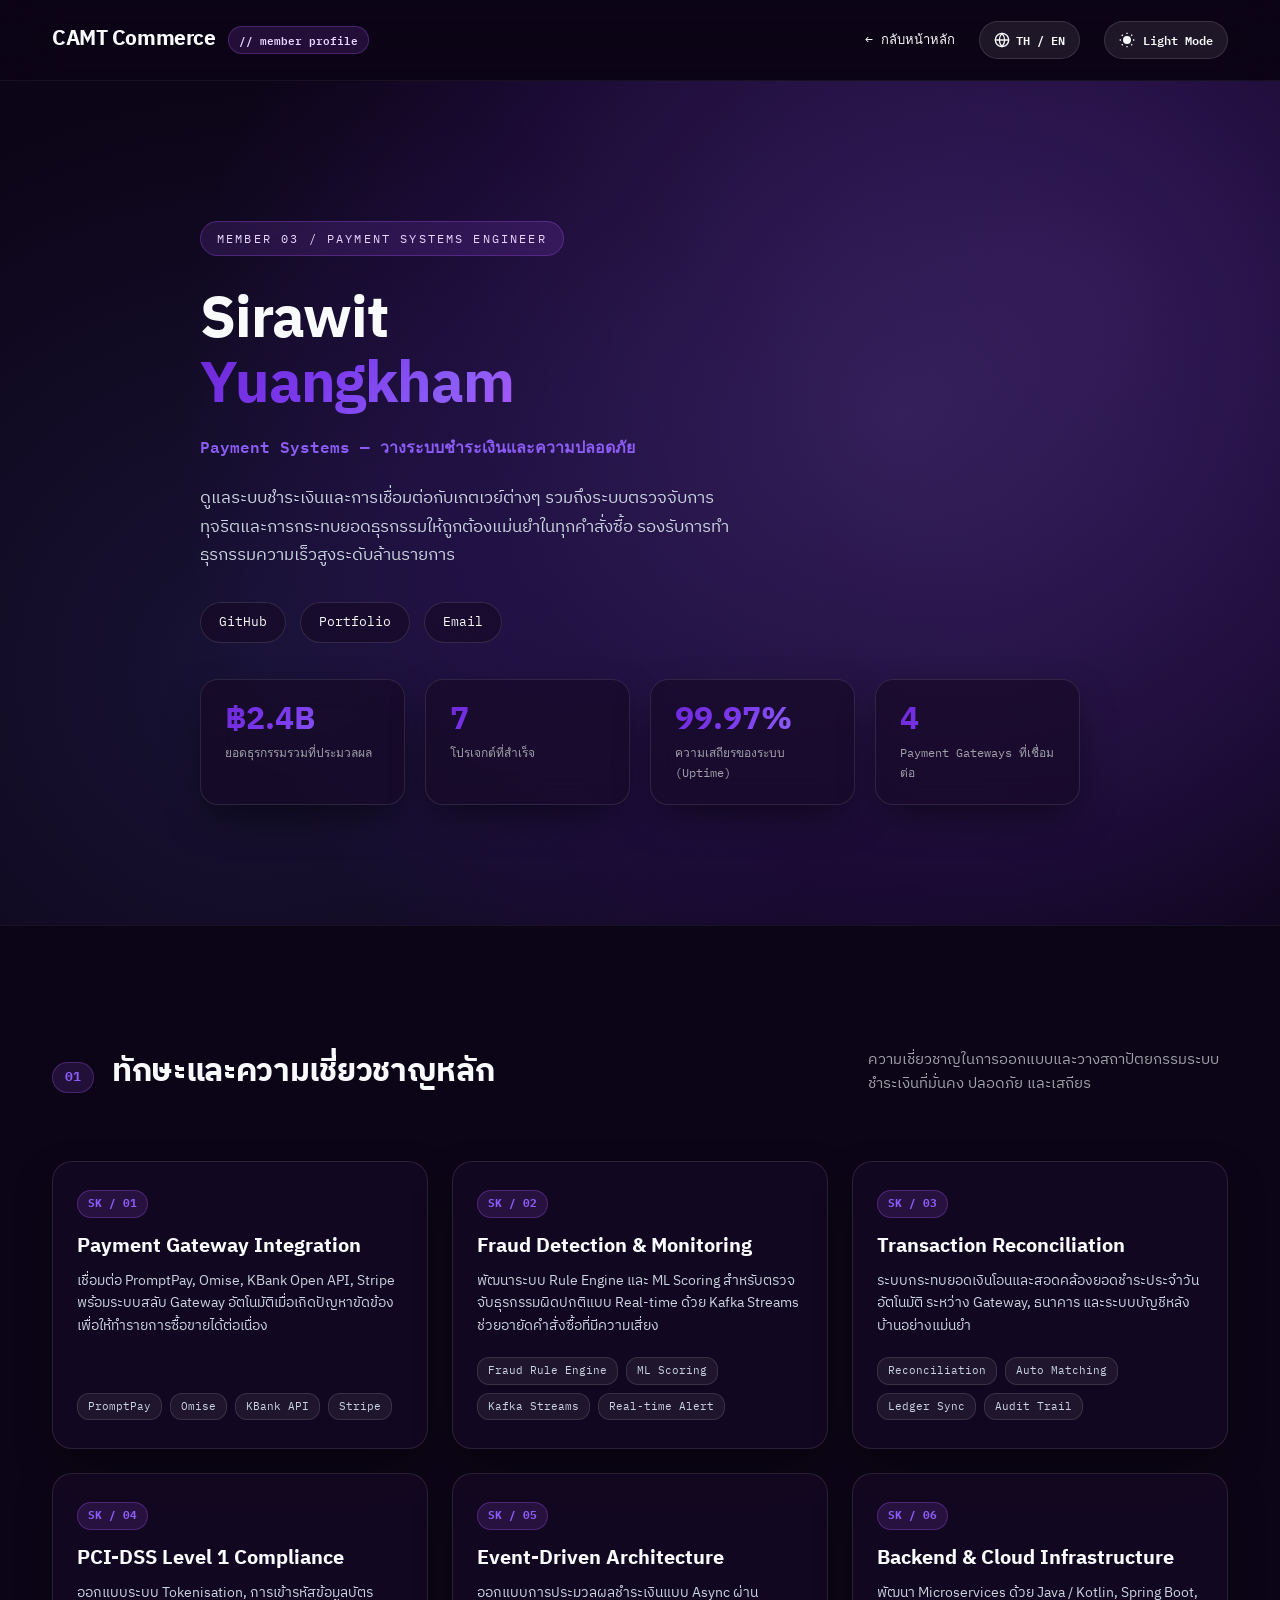
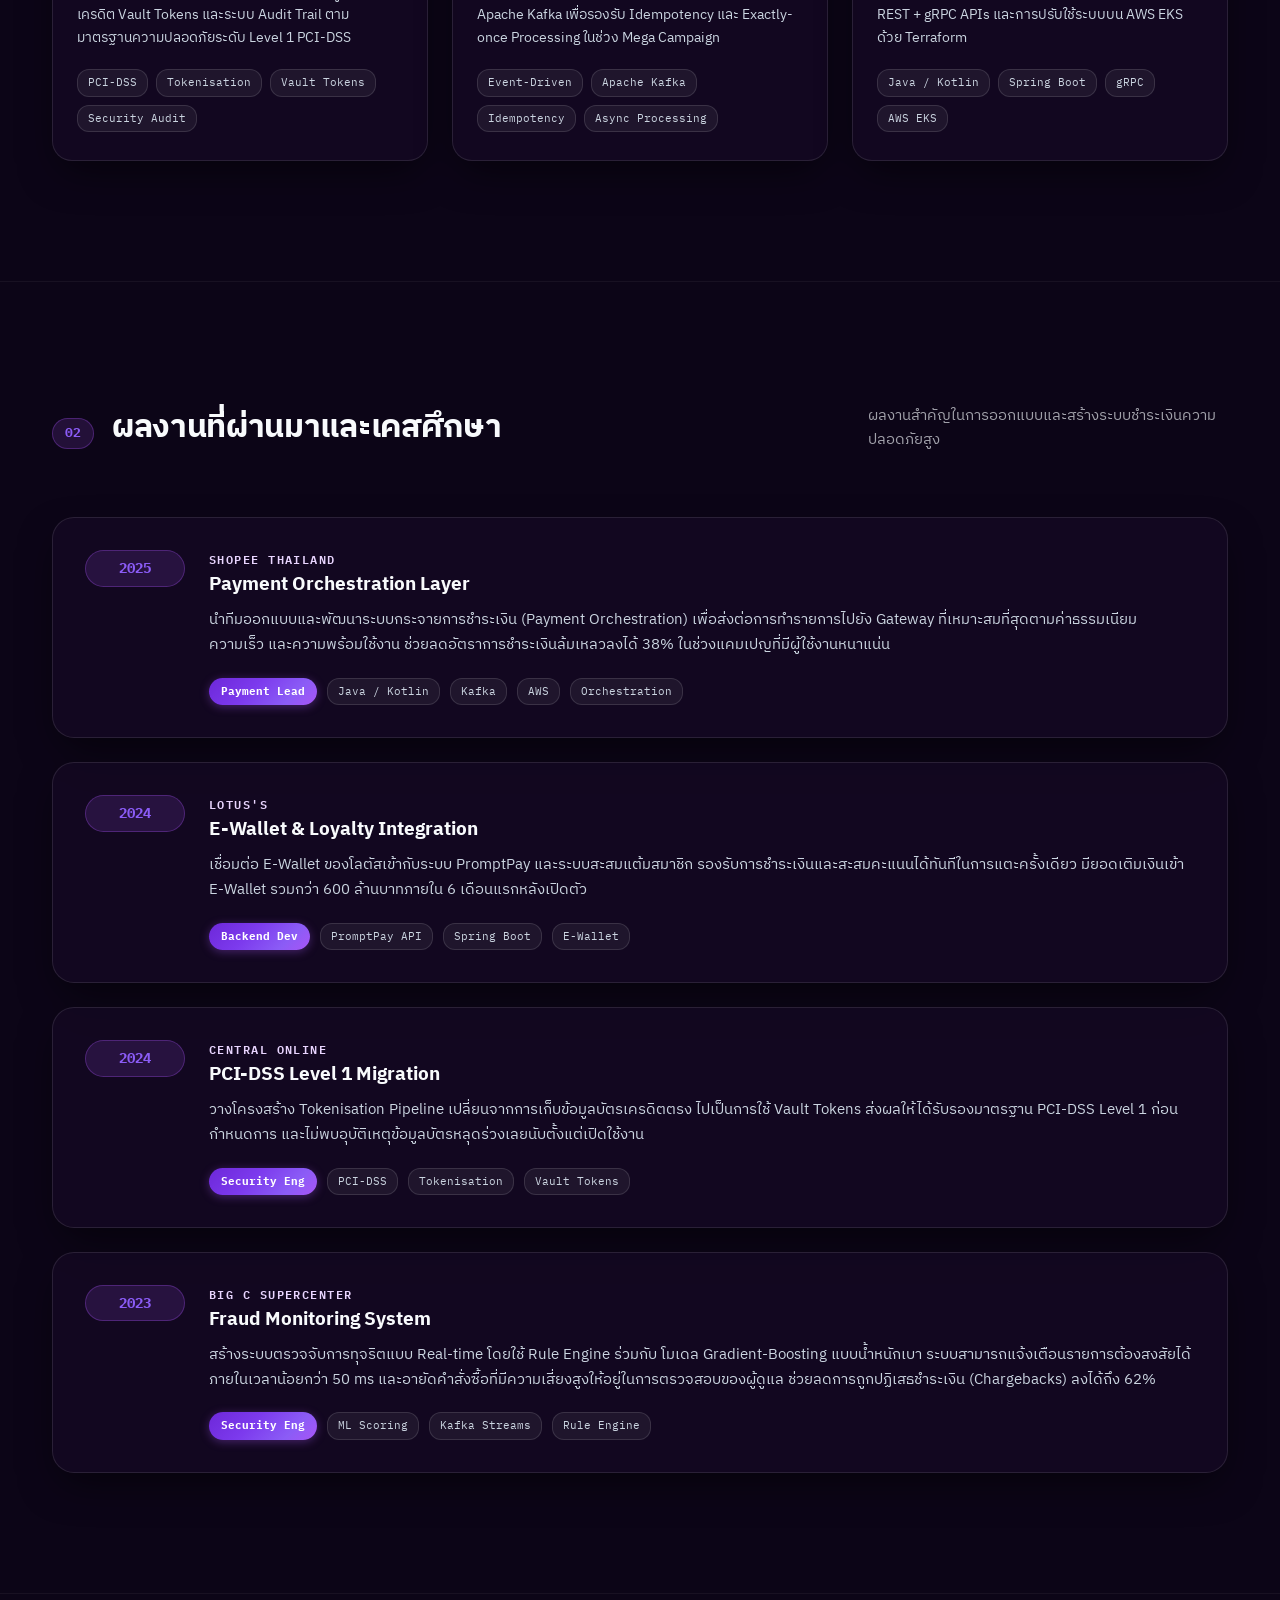
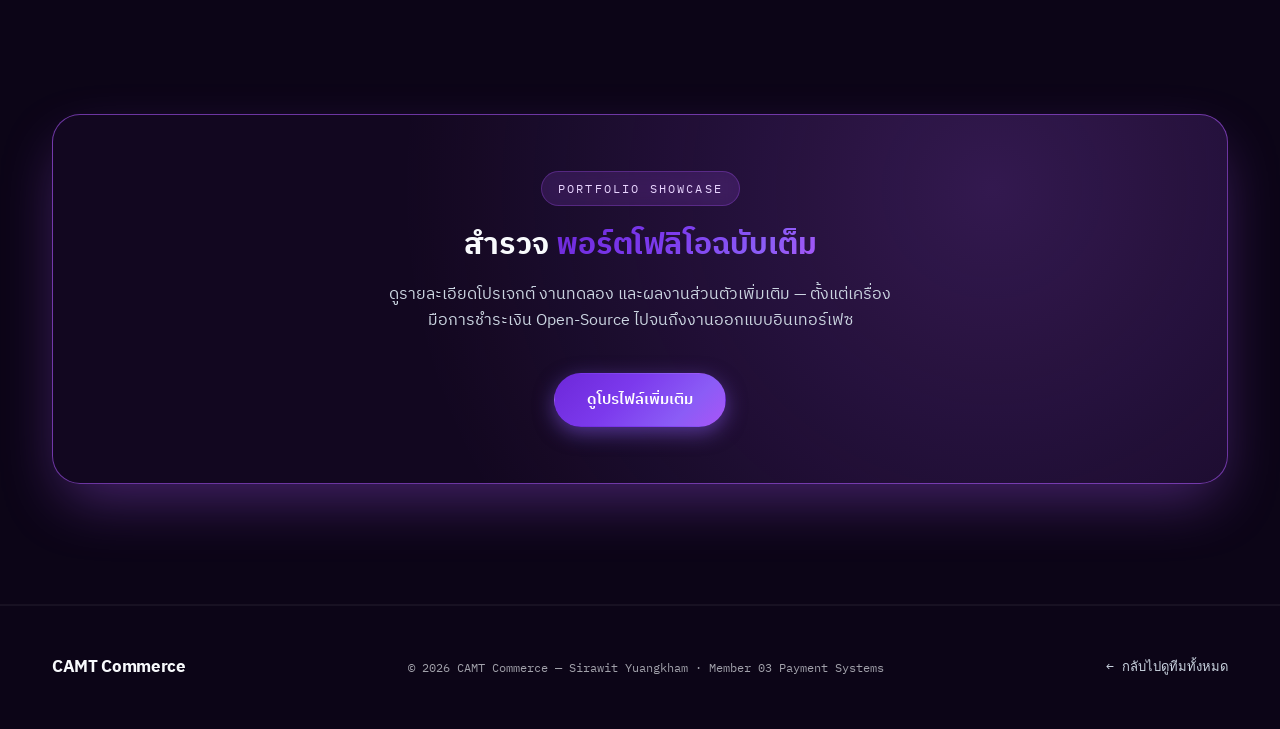
<file: Member3.html>
<!DOCTYPE html>
<html lang="th" data-theme="light">

<head>
  <meta charset="UTF-8">
  <meta name="viewport" content="width=device-width, initial-scale=1.0">
  <meta name="description"
    content="Sirawit Yuangkham — วิศวกรระบบชำระเงิน (Payment Systems Engineer) ที่ CAMT Commerce เชี่ยวชาญด้านการเชื่อมต่อ Payment Gateway, การตรวจจับการทุจริต และการกระทบยอดรายการโอนเงิน">
  <title>Sirawit Yuangkham — ระบบชำระเงิน · CAMT Commerce</title>
  <link rel="stylesheet" href="main.css">
</head>

<body>

  <!-- Header Navigation -->
  <header class="topbar">
    <div class="wrap">
      <a class="brand" href="Index.html">
        CAMT&nbsp;Commerce
        <span class="brand-badge" data-i18n="nav.memberBadge">// member profile</span>
      </a>
      <div class="topbar-right">
        <a class="back" href="Index.html" data-i18n="nav.back">← กลับหน้าหลัก</a>

        <!-- Language Switcher Button -->
        <button id="lang-toggle" class="lang-toggle-btn" aria-label="Toggle language">
          <svg width="16" height="16" viewBox="0 0 24 24" fill="none" stroke="currentColor" stroke-width="2"
            stroke-linecap="round" stroke-linejoin="round">
            <circle cx="12" cy="12" r="10"></circle>
            <line x1="2" y1="12" x2="22" y2="12"></line>
            <path d="M12 2a15.3 15.3 0 0 1 4 10 15.3 15.3 0 0 1-4 10 15.3 15.3 0 0 1-4-10 15.3 15.3 0 0 1 4-10z"></path>
          </svg>
          <span id="lang-text">TH / EN</span>
        </button>

        <button id="theme-toggle" class="theme-toggle-btn" aria-label="Toggle dark/light mode">
          <svg id="theme-icon" viewBox="0 0 24 24"></svg>
          <span id="theme-text">Theme</span>
        </button>
      </div>
    </div>
  </header>

  <!-- Hero Section -->
  <section class="hero">
    <div class="wrap">
      <div class="hero-container">
        <div class="hero-left-box">
          <div class="eyebrow" data-i18n="m3.eyebrow">
            <span class="eyebrow-dot"></span>
            MEMBER 03 / PAYMENT SYSTEMS ENGINEER
          </div>

          <h1>
            Sirawit<br>
            <em>Yuangkham</em>
          </h1>

          <div class="role"
            style="font-family:var(--mono); font-size:16px; color:var(--accent-purple); font-weight:600; margin:16px 0 12px;"
            data-i18n="m3.role">
            Payment Systems — วางระบบชำระเงินและความปลอดภัย
          </div>

          <p class="lead" style="font-size:17px;" data-i18n="m3.bio">
            ดูแลระบบชำระเงินและการเชื่อมต่อกับเกตเวย์ต่างๆ
            รวมถึงระบบตรวจจับการทุจริตและการกระทบยอดธุรกรรมให้ถูกต้องแม่นยำในทุกคำสั่งซื้อ
            รองรับการทำธุรกรรมความเร็วสูงระดับล้านรายการ
          </p>

          <!-- Social / Contact Links -->
          <div class="links">
            <a class="chip" href="https://github.com/Sirawit" target="_blank" rel="noopener">GitHub</a>
            <a class="chip" href="https://iqsirawit.github.io/portfolio/" target="_blank" rel="noopener">Portfolio</a>
            <a class="chip" href="mailto:member3@camtcommerce.dev">Email</a>
          </div>

          <!-- Profile Highlights Stats -->
          <div class="profile-stats-grid">
            <div class="profile-stat-card">
              <div class="num">฿2.4B</div>
              <div class="lbl" data-i18n="m3.stat1Lbl">ยอดธุรกรรมรวมที่ประมวลผล</div>
            </div>
            <div class="profile-stat-card">
              <div class="num">7</div>
              <div class="lbl" data-i18n="m3.stat2Lbl">โปรเจกต์ที่สำเร็จ</div>
            </div>
            <div class="profile-stat-card">
              <div class="num">99.97%</div>
              <div class="lbl" data-i18n="m3.stat3Lbl">ความเสถียรของระบบ (Uptime)</div>
            </div>
            <div class="profile-stat-card">
              <div class="num">4</div>
              <div class="lbl" data-i18n="m3.stat4Lbl">Payment Gateways ที่เชื่อมต่อ</div>
            </div>
          </div>

        </div>
      </div>
    </div>
  </section>

  <!-- Section A: Skills & Expertise -->
  <section class="section reveal">
    <div class="wrap">
      <div class="sec-head">
        <div class="sec-head-left">
          <span class="sec-num">01</span>
          <h2 class="sec-title" data-i18n="m3.skillsTitle">ทักษะและความเชี่ยวชาญหลัก</h2>
        </div>
        <p class="sec-sub" data-i18n="m3.skillsSub">ความเชี่ยวชาญในการออกแบบและวางสถาปัตยกรรมระบบชำระเงินที่มั่นคง
          ปลอดภัย และเสถียร</p>
      </div>

      <div class="skills-grid">
        <!-- Skill 1 -->
        <div class="skill-card">
          <span class="skill-card-code">SK / 01</span>
          <h3 class="skill-card-title" data-i18n="m3.sk1Title">Payment Gateway Integration</h3>
          <p class="skill-card-desc" data-i18n="m3.sk1Desc">เชื่อมต่อ PromptPay, Omise, KBank Open API, Stripe
            พร้อมระบบสลับ Gateway อัตโนมัติเมื่อเกิดปัญหาขัดข้อง เพื่อให้ทำรายการซื้อขายได้ต่อเนื่อง</p>
          <div class="skill-card-tags">
            <span class="tag-chip">PromptPay</span>
            <span class="tag-chip">Omise</span>
            <span class="tag-chip">KBank API</span>
            <span class="tag-chip">Stripe</span>
          </div>
        </div>

        <!-- Skill 2 -->
        <div class="skill-card">
          <span class="skill-card-code">SK / 02</span>
          <h3 class="skill-card-title" data-i18n="m3.sk2Title">Fraud Detection &amp; Monitoring</h3>
          <p class="skill-card-desc" data-i18n="m3.sk2Desc">พัฒนาระบบ Rule Engine และ ML Scoring
            สำหรับตรวจจับธุรกรรมผิดปกติแบบ Real-time ด้วย Kafka Streams ช่วยอายัดคำสั่งซื้อที่มีความเสี่ยง</p>
          <div class="skill-card-tags">
            <span class="tag-chip">Fraud Rule Engine</span>
            <span class="tag-chip">ML Scoring</span>
            <span class="tag-chip">Kafka Streams</span>
            <span class="tag-chip">Real-time Alert</span>
          </div>
        </div>

        <!-- Skill 3 -->
        <div class="skill-card">
          <span class="skill-card-code">SK / 03</span>
          <h3 class="skill-card-title" data-i18n="m3.sk3Title">Transaction Reconciliation</h3>
          <p class="skill-card-desc" data-i18n="m3.sk3Desc">ระบบกระทบยอดเงินโอนและสอดคล้องยอดชำระประจำวันอัตโนมัติ
            ระหว่าง Gateway, ธนาคาร และระบบบัญชีหลังบ้านอย่างแม่นยำ</p>
          <div class="skill-card-tags">
            <span class="tag-chip">Reconciliation</span>
            <span class="tag-chip">Auto Matching</span>
            <span class="tag-chip">Ledger Sync</span>
            <span class="tag-chip">Audit Trail</span>
          </div>
        </div>

        <!-- Skill 4 -->
        <div class="skill-card">
          <span class="skill-card-code">SK / 04</span>
          <h3 class="skill-card-title" data-i18n="m3.sk4Title">PCI-DSS Level 1 Compliance</h3>
          <p class="skill-card-desc" data-i18n="m3.sk4Desc">ออกแบบระบบ Tokenisation, การเข้ารหัสข้อมูลบัตรเครดิต Vault
            Tokens และระบบ Audit Trail ตามมาตรฐานความปลอดภัยระดับ Level 1 PCI-DSS</p>
          <div class="skill-card-tags">
            <span class="tag-chip">PCI-DSS</span>
            <span class="tag-chip">Tokenisation</span>
            <span class="tag-chip">Vault Tokens</span>
            <span class="tag-chip">Security Audit</span>
          </div>
        </div>

        <!-- Skill 5 -->
        <div class="skill-card">
          <span class="skill-card-code">SK / 05</span>
          <h3 class="skill-card-title" data-i18n="m3.sk5Title">Event-Driven Architecture</h3>
          <p class="skill-card-desc" data-i18n="m3.sk5Desc">ออกแบบการประมวลผลชำระเงินแบบ Async ผ่าน Apache Kafka
            เพื่อรองรับ Idempotency และ Exactly-once Processing ในช่วง Mega Campaign</p>
          <div class="skill-card-tags">
            <span class="tag-chip">Event-Driven</span>
            <span class="tag-chip">Apache Kafka</span>
            <span class="tag-chip">Idempotency</span>
            <span class="tag-chip">Async Processing</span>
          </div>
        </div>

        <!-- Skill 6 -->
        <div class="skill-card">
          <span class="skill-card-code">SK / 06</span>
          <h3 class="skill-card-title" data-i18n="m3.sk6Title">Backend &amp; Cloud Infrastructure</h3>
          <p class="skill-card-desc" data-i18n="m3.sk6Desc">พัฒนา Microservices ด้วย Java / Kotlin, Spring Boot, REST +
            gRPC APIs และการปรับใช้ระบบบน AWS EKS ด้วย Terraform</p>
          <div class="skill-card-tags">
            <span class="tag-chip">Java / Kotlin</span>
            <span class="tag-chip">Spring Boot</span>
            <span class="tag-chip">gRPC</span>
            <span class="tag-chip">AWS EKS</span>
          </div>
        </div>
      </div>
    </div>
  </section>

  <!-- Section B: Featured Work & Case Studies -->
  <section class="section reveal">
    <div class="wrap">
      <div class="sec-head">
        <div class="sec-head-left">
          <span class="sec-num">02</span>
          <h2 class="sec-title" data-i18n="m3.projectsTitle">ผลงานที่ผ่านมาและเคสศึกษา</h2>
        </div>
        <p class="sec-sub" data-i18n="m3.projectsSub">ผลงานสำคัญในการออกแบบและสร้างระบบชำระเงินความปลอดภัยสูง</p>
      </div>

      <div class="timeline">
        <!-- Project 1 -->
        <div class="tl-item">
          <div class="tl-year">2025</div>
          <div class="tl-body">
            <div class="tl-client">Shopee Thailand</div>
            <h3 class="tl-project">Payment Orchestration Layer</h3>
            <p class="tl-desc" data-i18n="m3.p1Desc">นำทีมออกแบบและพัฒนาระบบกระจายการชำระเงิน (Payment Orchestration)
              เพื่อส่งต่อการทำรายการไปยัง Gateway ที่เหมาะสมที่สุดตามค่าธรรมเนียม ความเร็ว และความพร้อมใช้งาน
              ช่วยลดอัตราการชำระเงินล้มเหลวลงได้ 38% ในช่วงแคมเปญที่มีผู้ใช้งานหนาแน่น</p>
            <div class="tl-footer">
              <span class="role-badge">Payment Lead</span>
              <span class="tag-chip">Java / Kotlin</span>
              <span class="tag-chip">Kafka</span>
              <span class="tag-chip">AWS</span>
              <span class="tag-chip">Orchestration</span>
            </div>
          </div>
        </div>

        <!-- Project 2 -->
        <div class="tl-item">
          <div class="tl-year">2024</div>
          <div class="tl-body">
            <div class="tl-client">Lotus's</div>
            <h3 class="tl-project">E-Wallet &amp; Loyalty Integration</h3>
            <p class="tl-desc" data-i18n="m3.p2Desc">เชื่อมต่อ E-Wallet ของโลตัสเข้ากับระบบ PromptPay
              และระบบสะสมแต้มสมาชิก รองรับการชำระเงินและสะสมคะแนนได้ทันทีในการแตะครั้งเดียว มียอดเติมเงินเข้า E-Wallet
              รวมกว่า 600 ล้านบาทภายใน 6 เดือนแรกหลังเปิดตัว</p>
            <div class="tl-footer">
              <span class="role-badge">Backend Dev</span>
              <span class="tag-chip">PromptPay API</span>
              <span class="tag-chip">Spring Boot</span>
              <span class="tag-chip">E-Wallet</span>
            </div>
          </div>
        </div>

        <!-- Project 3 -->
        <div class="tl-item">
          <div class="tl-year">2024</div>
          <div class="tl-body">
            <div class="tl-client">Central Online</div>
            <h3 class="tl-project">PCI-DSS Level 1 Migration</h3>
            <p class="tl-desc" data-i18n="m3.p3Desc">วางโครงสร้าง Tokenisation Pipeline
              เปลี่ยนจากการเก็บข้อมูลบัตรเครดิตตรง ไปเป็นการใช้ Vault Tokens ส่งผลให้ได้รับรองมาตรฐาน PCI-DSS Level 1
              ก่อนกำหนดการ และไม่พบอุบัติเหตุข้อมูลบัตรหลุดร่วงเลยนับตั้งแต่เปิดใช้งาน</p>
            <div class="tl-footer">
              <span class="role-badge">Security Eng</span>
              <span class="tag-chip">PCI-DSS</span>
              <span class="tag-chip">Tokenisation</span>
              <span class="tag-chip">Vault Tokens</span>
            </div>
          </div>
        </div>

        <!-- Project 4 -->
        <div class="tl-item">
          <div class="tl-year">2023</div>
          <div class="tl-body">
            <div class="tl-client">Big C Supercenter</div>
            <h3 class="tl-project">Fraud Monitoring System</h3>
            <p class="tl-desc" data-i18n="m3.p4Desc">สร้างระบบตรวจจับการทุจริตแบบ Real-time โดยใช้ Rule Engine ร่วมกับ
              โมเดล Gradient-Boosting แบบน้ำหนักเบา ระบบสามารถแจ้งเตือนรายการต้องสงสัยได้ภายในเวลาน้อยกว่า 50 ms
              และอายัดคำสั่งซื้อที่มีความเสี่ยงสูงให้อยู่ในการตรวจสอบของผู้ดูแล ช่วยลดการถูกปฏิเสธชำระเงิน (Chargebacks)
              ลงได้ถึง 62%</p>
            <div class="tl-footer">
              <span class="role-badge">Security Eng</span>
              <span class="tag-chip">ML Scoring</span>
              <span class="tag-chip">Kafka Streams</span>
              <span class="tag-chip">Rule Engine</span>
            </div>
          </div>
        </div>

      </div>
    </div>
  </section>

  <!-- Section C: Portfolio CTA -->
  <section class="section reveal">
    <div class="wrap">
      <div class="portfolio-cta-card">
        <div class="eyebrow" style="margin-bottom:16px;">PORTFOLIO SHOWCASE</div>
        <h2 data-i18n="m3.ctaTitle">สำรวจ <em>พอร์ตโฟลิโอฉบับเต็ม</em></h2>
        <p data-i18n="m3.ctaSub">ดูรายละเอียดโปรเจกต์ งานทดลอง และผลงานส่วนตัวเพิ่มเติม — ตั้งแต่เครื่องมือการชำระเงิน
          Open-Source ไปจนถึงงานออกแบบอินเทอร์เฟซ</p>

        <a class="btn solid" href="/Member3/portfolio/index.html" rel="noopener" style="margin-top:8px;"
          data-i18n="m3.ctaBtn">
          ดูโปรไฟล์เพิ่มเติม
        </a>
      </div>
    </div>
  </section>

  <!-- Footer -->
  <footer class="foot">
    <div class="wrap">
      <div class="brand">CAMT Commerce</div>
      <small>© 2026 CAMT Commerce — Sirawit Yuangkham · Member 03 Payment Systems</small>
      <a href="Index.html" data-i18n="nav.backTeam">← กลับไปดูทีมทั้งหมด</a>
    </div>
  </footer>

  <script src="i18n.js"></script>
  <script>
    // Theme Switcher Logic
    const themeToggleBtn = document.getElementById('theme-toggle');
    const themeIcon = document.getElementById('theme-icon');
    const themeText = document.getElementById('theme-text');

    const sunSvg = `<circle cx="12" cy="12" r="5"></circle><line x1="12" y1="1" x2="12" y2="3"></line><line x1="12" y1="21" x2="12" y2="23"></line><line x1="4.22" y1="4.22" x2="5.64" y2="5.64"></line><line x1="18.36" y1="18.36" x2="19.78" y2="19.78"></line><line x1="1" y1="12" x2="3" y2="12"></line><line x1="21" y1="12" x2="23" y2="12"></line><line x1="4.22" y1="19.78" x2="5.64" y2="18.36"></line><line x1="18.36" y1="5.64" x2="19.78" y2="4.22"></line>`;
    const moonSvg = `<path d="M21 12.79A9 9 0 1 1 11.21 3 7 7 0 0 0 21 12.79z"></path>`;

    function getInitialTheme() {
      const savedTheme = localStorage.getItem('theme');
      if (savedTheme) return savedTheme;
      return window.matchMedia('(prefers-color-scheme: dark)').matches ? 'dark' : 'light';
    }

    function applyTheme(theme) {
      document.documentElement.setAttribute('data-theme', theme);
      localStorage.setItem('theme', theme);
      if (theme === 'dark') {
        themeIcon.innerHTML = sunSvg;
        themeIcon.setAttribute('stroke', 'currentColor');
        themeIcon.setAttribute('stroke-width', '2');
        themeIcon.setAttribute('fill', 'none');
        themeText.textContent = 'Light Mode';
      } else {
        themeIcon.innerHTML = moonSvg;
        themeIcon.setAttribute('stroke', 'currentColor');
        themeIcon.setAttribute('stroke-width', '2');
        themeIcon.setAttribute('fill', 'none');
        themeText.textContent = 'Dark Mode';
      }
    }

    let currentTheme = getInitialTheme();
    applyTheme(currentTheme);

    themeToggleBtn.addEventListener('click', () => {
      currentTheme = currentTheme === 'light' ? 'dark' : 'light';
      applyTheme(currentTheme);
    });

    // Scroll Parallax Reveals (Intersection Observer)
    const observerOptions = { threshold: 0.1, rootMargin: '0px 0px -40px 0px' };
    const observer = new IntersectionObserver(entries => {
      entries.forEach(entry => {
        if (entry.isIntersecting) {
          entry.target.classList.add('in-view');
        }
      });
    }, observerOptions);

    document.querySelectorAll('.reveal').forEach(el => observer.observe(el));
  </script>

</body>

</html>
</file>
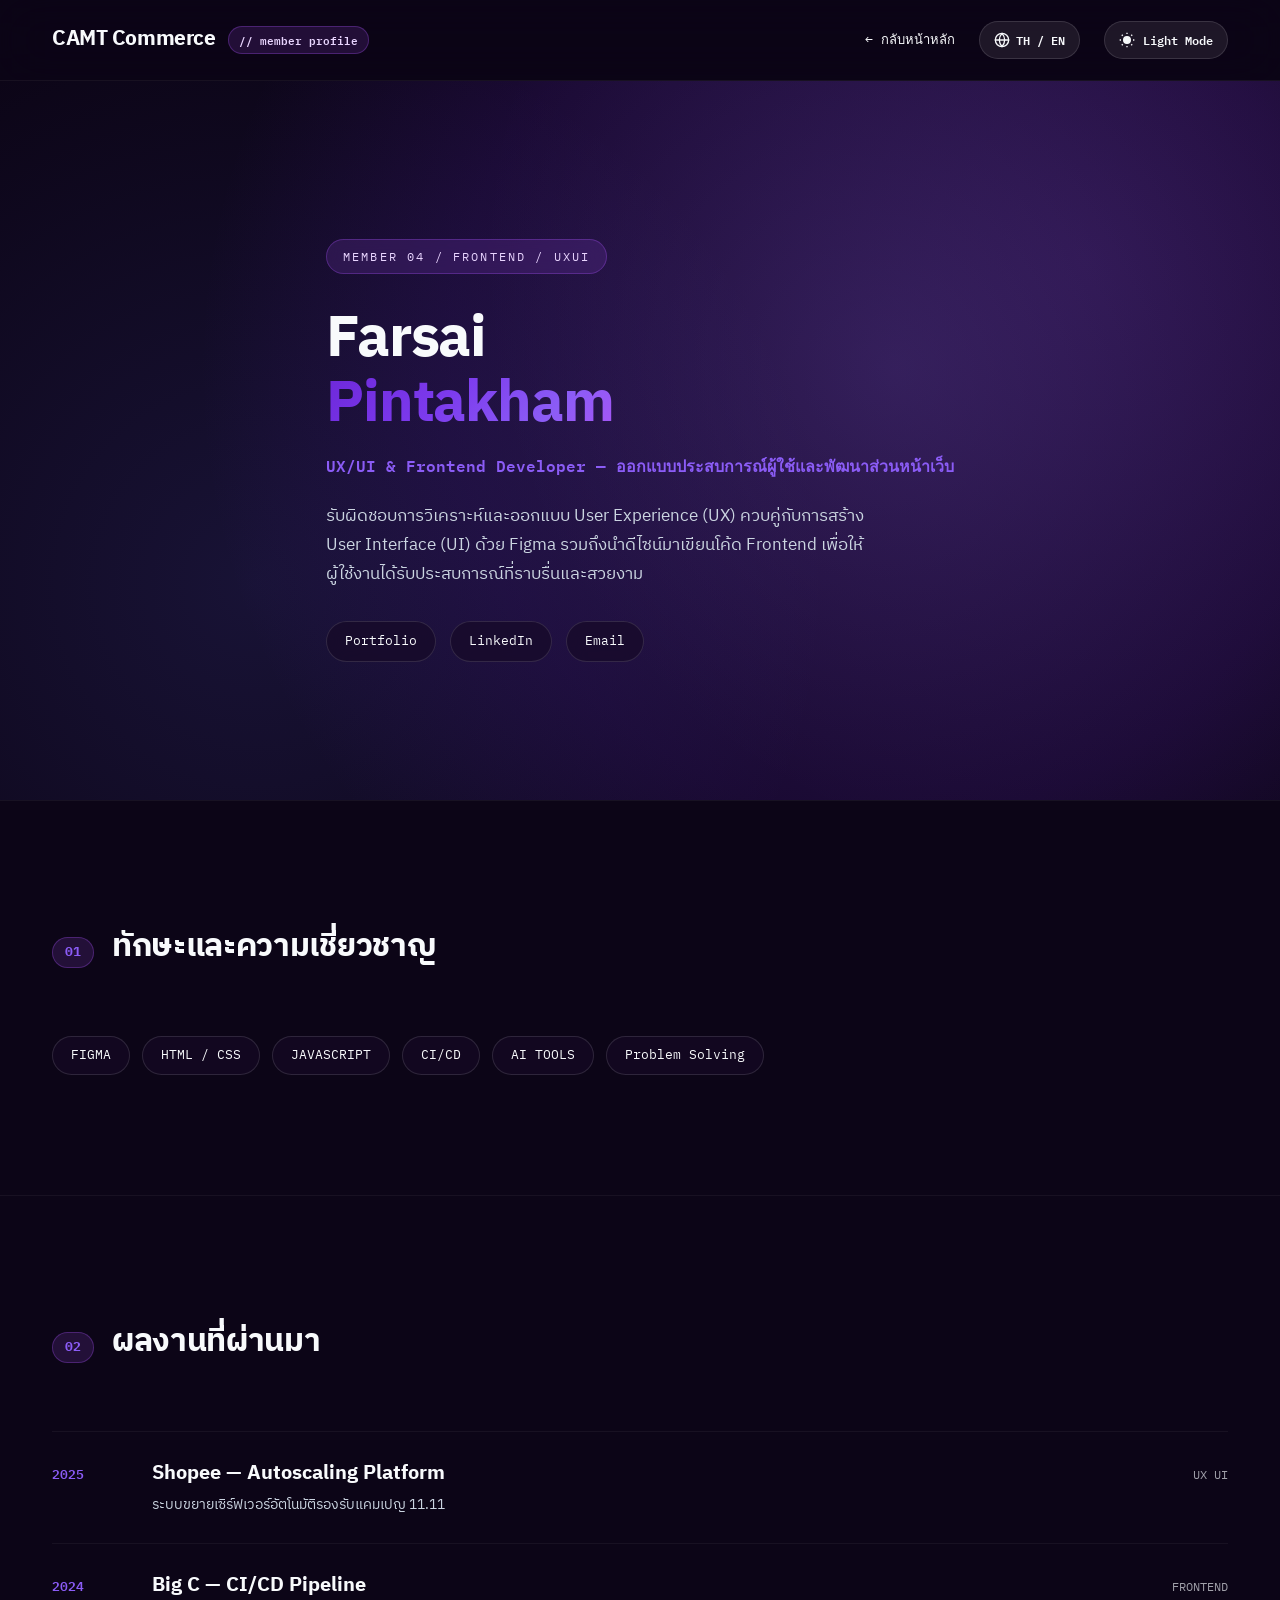
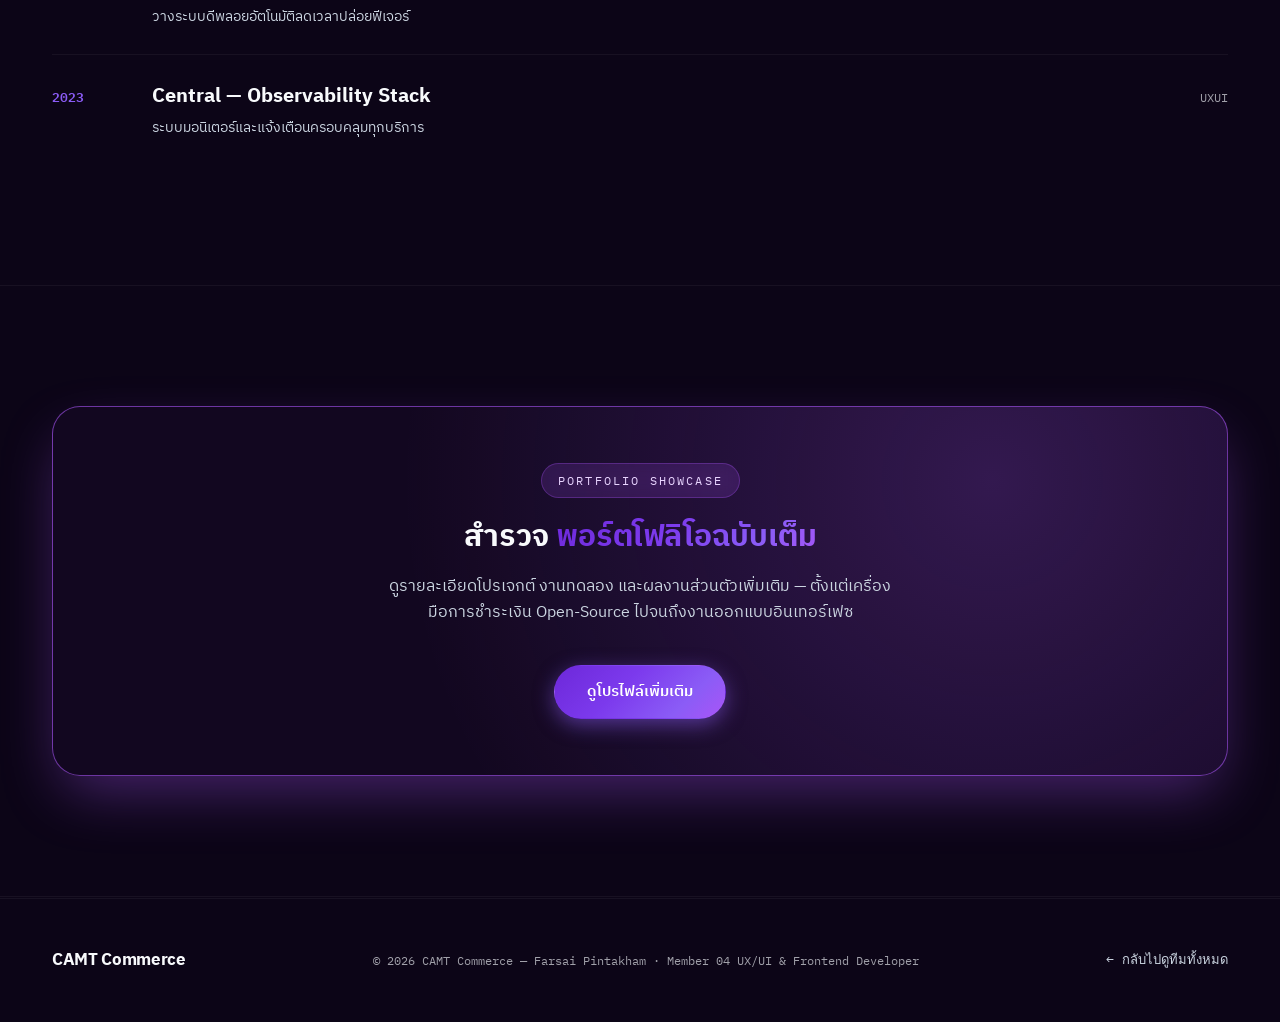
<file: Member4.html>
<!DOCTYPE html>
<html lang="th" data-theme="light">
<head>
<meta charset="UTF-8">
<meta name="viewport" content="width=device-width, initial-scale=1.0">
<meta name="description" content="Farsai Pintakham — UX/UI & Frontend Developer ที่ CAMT Commerce เชี่ยวชาญด้าน Figma, HTML/CSS, JavaScript และการออกแบบระบบส่วนหน้า">
<title>Farsai Pintakham — UX/UI &amp; Frontend Developer · CAMT Commerce</title>
<link rel="stylesheet" href="main.css">
</head>
<body>

<!-- Header Navigation -->
<header class="topbar">
  <div class="wrap">
    <a class="brand" href="Index.html">
      CAMT&nbsp;Commerce
      <span class="brand-badge" data-i18n="nav.memberBadge">// member profile</span>
    </a>
    <div class="topbar-right">
      <a class="back" href="Index.html" data-i18n="nav.back">← กลับหน้าหลัก</a>
      
      <!-- Language Switcher Button -->
      <button id="lang-toggle" class="lang-toggle-btn" aria-label="Toggle language">
        <svg width="16" height="16" viewBox="0 0 24 24" fill="none" stroke="currentColor" stroke-width="2" stroke-linecap="round" stroke-linejoin="round">
          <circle cx="12" cy="12" r="10"></circle>
          <line x1="2" y1="12" x2="22" y2="12"></line>
          <path d="M12 2a15.3 15.3 0 0 1 4 10 15.3 15.3 0 0 1-4 10 15.3 15.3 0 0 1-4-10 15.3 15.3 0 0 1 4-10z"></path>
        </svg>
        <span id="lang-text">TH / EN</span>
      </button>

      <button id="theme-toggle" class="theme-toggle-btn" aria-label="Toggle dark/light mode">
        <svg id="theme-icon" viewBox="0 0 24 24"></svg>
        <span id="theme-text">Theme</span>
      </button>
    </div>
  </div>
</header>

<!-- Hero Section -->
<section class="hero">
  <div class="wrap">
    <div class="hero-container">
      <div class="hero-left-box">
        <div class="eyebrow" data-i18n="m4.eyebrow">
          <span class="eyebrow-dot"></span>
          MEMBER 04 / FRONTEND / UXUI
        </div>
        
        <h1>
          Farsai<br>
          <em>Pintakham</em>
        </h1>
        
        <div class="role" style="font-family:var(--mono); font-size:16px; color:var(--accent-purple); font-weight:600; margin:16px 0 12px;" data-i18n="m4.role">
          UX/UI &amp; Frontend Developer — ออกแบบประสบการณ์ผู้ใช้และพัฒนาส่วนหน้าเว็บ
        </div>
        
        <p class="lead" style="font-size:17px;" data-i18n="m4.bio">
          รับผิดชอบการวิเคราะห์และออกแบบ User Experience (UX) ควบคู่กับการสร้าง User Interface (UI) ด้วย Figma รวมถึงนำดีไซน์มาเขียนโค้ด Frontend เพื่อให้ผู้ใช้งานได้รับประสบการณ์ที่ราบรื่นและสวยงาม
        </p>
        
        <!-- Social / Contact Links -->
        <div class="links">
          <a class="chip" href="https://farpinta.me/" target="_blank" rel="noopener">Portfolio</a>
          <a class="chip" href="https://www.linkedin.com/in/farsai-pintakham-315aa73aa/" target="_blank" rel="noopener">LinkedIn</a>
          <a class="chip" href="mailto:member4@camtcommerce.dev">Email</a>
        </div>
      </div>
    </div>
  </div>
</section>

<!-- Section A: Skills & Expertise -->
<section class="section reveal">
  <div class="wrap">
    <div class="sec-head">
      <div class="sec-head-left">
        <span class="sec-num">01</span>
        <h2 class="sec-title" data-i18n="m4.skillsTitle">ทักษะและความเชี่ยวชาญ</h2>
      </div>
    </div>
    <div class="skills">
      <span class="skill">FIGMA</span>
      <span class="skill">HTML / CSS</span>
      <span class="skill">JAVASCRIPT</span>
      <span class="skill">CI/CD</span>
      <span class="skill">AI TOOLS</span>
      <span class="skill">Problem Solving</span>
    </div>
  </div>
</section>

<!-- Section B: Featured Projects -->
<section class="section reveal">
  <div class="wrap">
    <div class="sec-head">
      <div class="sec-head-left">
        <span class="sec-num">02</span>
        <h2 class="sec-title" data-i18n="m4.projectsTitle">ผลงานที่ผ่านมา</h2>
      </div>
    </div>
    <div class="proj">
      <div class="py">2025</div>
      <div><div class="pt">Shopee — Autoscaling Platform</div><div class="pd">ระบบขยายเซิร์ฟเวอร์อัตโนมัติรองรับแคมเปญ 11.11</div></div>
      <div class="pc">UX UI</div>
    </div>
    <div class="proj">
      <div class="py">2024</div>
      <div><div class="pt">Big C — CI/CD Pipeline</div><div class="pd">วางระบบดีพลอยอัตโนมัติลดเวลาปล่อยฟีเจอร์</div></div>
      <div class="pc">FRONTEND </div>
    </div>
    <div class="proj">
      <div class="py">2023</div>
      <div><div class="pt">Central — Observability Stack</div><div class="pd">ระบบมอนิเตอร์และแจ้งเตือนครอบคลุมทุกบริการ</div></div>
      <div class="pc">UXUI </div>
    </div>
  </div>
</section>

<!-- Section C: Portfolio CTA -->
  <section class="section reveal">
    <div class="wrap">
      <div class="portfolio-cta-card">
        <div class="eyebrow" style="margin-bottom:16px;">PORTFOLIO SHOWCASE</div>
        <h2 data-i18n="m3.ctaTitle">สำรวจ <em>พอร์ตโฟลิโอฉบับเต็ม</em></h2>
        <p data-i18n="m3.ctaSub">ดูรายละเอียดโปรเจกต์ งานทดลอง และผลงานส่วนตัวเพิ่มเติม — ตั้งแต่เครื่องมือการชำระเงิน
          Open-Source ไปจนถึงงานออกแบบอินเทอร์เฟซ</p>

        <a class="btn solid" href="https://farpinta.me/" rel="noopener" style="margin-top:8px;"
          data-i18n="m3.ctaBtn">
          ดูโปรไฟล์เพิ่มเติม
        </a>
      </div>
    </div>
  </section>

<!-- Footer -->
<footer class="foot">
  <div class="wrap">
    <div class="brand">CAMT Commerce</div>
    <small>© 2026 CAMT Commerce — Farsai Pintakham · Member 04 UX/UI &amp; Frontend Developer</small>
    <a href="Index.html" data-i18n="nav.backTeam">← กลับไปดูทีมทั้งหมด</a>
  </div>
</footer>

<script src="i18n.js"></script>
<script>
// Theme Switcher Logic
const themeToggleBtn = document.getElementById('theme-toggle');
const themeIcon = document.getElementById('theme-icon');
const themeText = document.getElementById('theme-text');

const sunSvg = `<circle cx="12" cy="12" r="5"></circle><line x1="12" y1="1" x2="12" y2="3"></line><line x1="12" y1="21" x2="12" y2="23"></line><line x1="4.22" y1="4.22" x2="5.64" y2="5.64"></line><line x1="18.36" y1="18.36" x2="19.78" y2="19.78"></line><line x1="1" y1="12" x2="3" y2="12"></line><line x1="21" y1="12" x2="23" y2="12"></line><line x1="4.22" y1="19.78" x2="5.64" y2="18.36"></line><line x1="18.36" y1="5.64" x2="19.78" y2="4.22"></line>`;
const moonSvg = `<path d="M21 12.79A9 9 0 1 1 11.21 3 7 7 0 0 0 21 12.79z"></path>`;

function getInitialTheme() {
  const savedTheme = localStorage.getItem('theme');
  if (savedTheme) return savedTheme;
  return window.matchMedia('(prefers-color-scheme: dark)').matches ? 'dark' : 'light';
}

function applyTheme(theme) {
  document.documentElement.setAttribute('data-theme', theme);
  localStorage.setItem('theme', theme);
  if (theme === 'dark') {
    themeIcon.innerHTML = sunSvg;
    themeIcon.setAttribute('stroke', 'currentColor');
    themeIcon.setAttribute('stroke-width', '2');
    themeIcon.setAttribute('fill', 'none');
    themeText.textContent = 'Light Mode';
  } else {
    themeIcon.innerHTML = moonSvg;
    themeIcon.setAttribute('stroke', 'currentColor');
    themeIcon.setAttribute('stroke-width', '2');
    themeIcon.setAttribute('fill', 'none');
    themeText.textContent = 'Dark Mode';
  }
}

let currentTheme = getInitialTheme();
applyTheme(currentTheme);

themeToggleBtn.addEventListener('click', () => {
  currentTheme = currentTheme === 'light' ? 'dark' : 'light';
  applyTheme(currentTheme);
});

// Scroll Parallax Reveals
const observerOptions = {threshold: 0.1, rootMargin: '0px 0px -40px 0px'};
const observer = new IntersectionObserver(entries => {
  entries.forEach(entry => {
    if (entry.isIntersecting) {
      entry.target.classList.add('in-view');
    }
  });
}, observerOptions);

document.querySelectorAll('.reveal').forEach(el => observer.observe(el));
</script>

</body>
</html>
</file>
<file: main.css>
@import url('https://fonts.googleapis.com/css2?family=Space+Grotesk:wght@400;500;600;700&family=Inter:wght@400;500;600;700;800&family=IBM+Plex+Sans+Thai:wght@400;500;600;700&family=IBM+Plex+Mono:wght@400;500;600&display=swap');

/* ==========================================================================
   Pure Cyber Purple Design System & Enterprise Aesthetics
   ========================================================================== */
:root {
  --theme-mode: 'dark';

  /* Color Tokens - Deep Cyber Purple */
  --ink: #f8fafc;
  --ink-secondary: #cbd5e1;
  --ink-tertiary: #a1a1aa;
  --paper: #0c0517;
  --bg-subtle: #120722;
  --grey: #1a0b30;
  --muted: #a1a1aa;
  --line: rgba(255, 255, 255, 0.05);
  --line-strong: rgba(255, 255, 255, 0.12);
  --faint: #140826;

  /* Pure Purple Accents & Gradients */
  --accent: #a855f7;
  --accent-dark: #7c3aed;
  --accent-deep: #6d28d9;
  --accent-light: #e9d5ff;
  --accent-purple: #8b5cf6;
  --accent-indigo: #6366f1;
  --accent-cyan: #38bdf8;
  --accent-gold: #f59e0b;

  /* Pure Purple Gradient for Buttons, Highlights & Badges */
  --accent-gradient: linear-gradient(135deg, #6d28d9 0%, #7c3aed 40%, #8b5cf6 75%, #a855f7 100%);
  --accent-glow: rgba(168, 85, 247, 0.35);
  --accent-glow-strong: rgba(139, 92, 246, 0.5);

  /* Glassmorphism & Surface Tokens */
  --card-bg: rgba(22, 10, 38, 0.65);
  --card-bg-hover: rgba(34, 15, 58, 0.85);
  --card-border: rgba(255, 255, 255, 0.1);
  --card-hover-border: rgba(168, 85, 247, 0.6);
  --card-shadow: 0 16px 40px -10px rgba(0, 0, 0, 0.6);
  --card-shadow-hover: 0 24px 60px -12px rgba(168, 85, 247, 0.4);

  /* Topbar Navigation */
  --topbar-bg: rgba(12, 5, 23, 0.78);
  --topbar-border: rgba(255, 255, 255, 0.05);

  /* Hero Ambient Glows */
  --hero-bg: #0c0517;
  --hero-spotlight-1: radial-gradient(circle at 70% 40%, rgba(139, 92, 246, 0.25) 0%, rgba(109, 40, 217, 0.15) 45%, transparent 70%);
  --hero-spotlight-2: radial-gradient(circle at 20% 70%, rgba(99, 102, 241, 0.14) 0%, transparent 50%);
  --hero-spotlight-3: radial-gradient(circle at 85% 25%, rgba(168, 85, 247, 0.12) 0%, transparent 50%);
  --hero-grid: rgba(255, 255, 255, 0.025);

  /* Ticker */
  --ticker-bg: #0c0517;
  --ticker-border: rgba(255, 255, 255, 0.05);

  /* Client Brand Themes */
  --shopee-color: #ee4d2d;
  --shopee-bg: rgba(238, 77, 45, 0.18);
  --shopee-border: rgba(238, 77, 45, 0.35);

  --lazada-color: #3b82f6;
  --lazada-bg: rgba(59, 130, 246, 0.18);
  --lazada-border: rgba(59, 130, 246, 0.35);

  --tiktok-color: #ffffff;
  --tiktok-bg: rgba(255, 255, 255, 0.14);
  --tiktok-border: rgba(255, 255, 255, 0.3);

  --central-color: #ef4444;
  --central-bg: rgba(239, 68, 68, 0.18);
  --central-border: rgba(239, 68, 68, 0.35);

  --lotus-color: #22c55e;
  --lotus-bg: rgba(34, 197, 94, 0.18);
  --lotus-border: rgba(34, 197, 94, 0.35);

  --line-color: #06c755;
  --line-bg: rgba(6, 199, 85, 0.18);
  --line-border: rgba(6, 199, 85, 0.35);

  --grab-color: #10b981;
  --grab-bg: rgba(16, 185, 129, 0.18);
  --grab-border: rgba(16, 185, 129, 0.35);

  --agoda-color: #3b82f6;
  --agoda-bg: rgba(59, 130, 246, 0.18);
  --agoda-border: rgba(59, 130, 246, 0.35);

  /* Fonts - Modern Tech Sans-serif Pairing
     ดึงฟอนต์มา 2 ชุดแยกกันตามภาษา:
     1) ฟอนต์ภาษาอังกฤษ (Space Grotesk = หัวข้อ, Inter = เนื้อหา)
     2) ฟอนต์ภาษาไทย (IBM Plex Sans Thai) ใช้ทั้งหัวข้อและเนื้อหา
     เบราว์เซอร์จะเลือกฟอนต์ให้อัตโนมัติทีละตัวอักษรตามสคริปต์ที่พบ
     (ฟอนต์อังกฤษไม่มี glyph ไทย จึงตกไปใช้ฟอนต์ไทยที่ระบุไว้ต่อท้ายเสมอ) */
  --font-en-display: 'Space Grotesk', sans-serif;   /* อังกฤษ - หัวข้อ */
  --font-en-body: 'Inter', sans-serif;               /* อังกฤษ - เนื้อหา */
  --font-th: 'IBM Plex Sans Thai', sans-serif;       /* ไทย - หัวข้อ+เนื้อหา */

  --display: var(--font-en-display), var(--font-th);
  --body: var(--font-en-body), var(--font-th);
  --mono: 'IBM Plex Mono', monospace;

  /* Smooth Theme Transition */
  --theme-transition: background-color 0.35s ease, color 0.35s ease, border-color 0.35s ease, box-shadow 0.35s ease;
}

/* Language-Specific Formal Typography Rules */
:root[lang="th"], [lang="th"] {
  --display: 'Prompt', 'IBM Plex Sans Thai', sans-serif;
  --body: 'IBM Plex Sans Thai', 'Prompt', sans-serif;
}

:root[lang="en"], [lang="en"] {
  --display: 'Plus Jakarta Sans', 'Inter', -apple-system, BlinkMacSystemFont, sans-serif;
  --body: 'Inter', system-ui, -apple-system, BlinkMacSystemFont, sans-serif;
}

/* ==========================================================================
   Light Theme Soft Purple Glass Variant
   ========================================================================== */
[data-theme="light"] {
  --theme-mode: 'light';

  --ink: #1b0833;
  --ink-secondary: #4a1c6e;
  --ink-tertiary: #6b21a8;
  --paper: #fcf9ff;
  --bg-subtle: #fcf9ff;
  --grey: #eae0f5;
  --muted: #7e22ce;
  --line: rgba(147, 51, 234, 0.05);
  --line-strong: rgba(147, 51, 234, 0.12);
  --faint: #f5f0fb;

  --accent: #9333ea;
  --accent-dark: #7e22ce;
  --accent-deep: #6b21a8;
  --accent-light: #c084fc;
  --accent-purple: #a855f7;
  --accent-indigo: #4f46e5;
  --accent-cyan: #0284c7;
  --accent-gold: #d97706;

  --accent-gradient: linear-gradient(135deg, #6b21a8 0%, #7e22ce 50%, #9333ea 100%);
  --accent-glow: rgba(147, 51, 234, 0.18);
  --accent-glow-strong: rgba(147, 51, 234, 0.28);

  --card-bg: rgba(255, 255, 255, 0.85);
  --card-bg-hover: #ffffff;
  --card-border: rgba(147, 51, 234, 0.16);
  --card-hover-border: #9333ea;
  --card-shadow: 0 10px 30px -10px rgba(126, 34, 206, 0.08);
  --card-shadow-hover: 0 20px 45px -10px rgba(147, 51, 234, 0.2);

  --topbar-bg: rgba(252, 249, 255, 0.85);
  --topbar-border: rgba(147, 51, 234, 0.06);

  --hero-bg: #fcf9ff;
  --hero-spotlight-1: radial-gradient(circle at 70% 40%, rgba(192, 132, 252, 0.22) 0%, rgba(168, 85, 247, 0.12) 45%, transparent 70%);
  --hero-spotlight-2: radial-gradient(circle at 15% 75%, rgba(99, 102, 241, 0.1) 0%, transparent 50%);
  --hero-spotlight-3: radial-gradient(circle at 85% 25%, rgba(168, 85, 247, 0.1) 0%, transparent 50%);
  --hero-grid: rgba(147, 51, 234, 0.035);

  --ticker-bg: #fcf9ff;
  --ticker-border: rgba(147, 51, 234, 0.06);

  --shopee-color: #ee4d2d;
  --shopee-bg: rgba(238, 77, 45, 0.08);
  --shopee-border: rgba(238, 77, 45, 0.22);

  --lazada-color: #1d4ed8;
  --lazada-bg: rgba(29, 78, 216, 0.08);
  --lazada-border: rgba(29, 78, 216, 0.22);

  --tiktok-color: #0f172a;
  --tiktok-bg: rgba(15, 23, 42, 0.06);
  --tiktok-border: rgba(15, 23, 42, 0.18);

  --central-color: #b91c1c;
  --central-bg: rgba(185, 28, 28, 0.08);
  --central-border: rgba(185, 28, 28, 0.22);

  --lotus-color: #15803d;
  --lotus-bg: rgba(21, 128, 61, 0.08);
  --lotus-border: rgba(21, 128, 61, 0.22);

  --line-color: #15803d;
  --line-bg: rgba(21, 128, 61, 0.08);
  --line-border: rgba(21, 128, 61, 0.22);

  --grab-color: #047857;
  --grab-bg: rgba(4, 120, 87, 0.08);
  --grab-border: rgba(4, 120, 87, 0.22);

  --agoda-color: #1d4ed8;
  --agoda-bg: rgba(29, 78, 216, 0.08);
  --agoda-border: rgba(29, 78, 216, 0.22);
}

/* Base Reset & Typography */
*{margin:0;padding:0;box-sizing:border-box}
html{scroll-behavior:smooth}
body{
  background-color:var(--paper);
  color:var(--ink);
  font-family:var(--body);
  line-height:1.6;
  -webkit-font-smoothing:antialiased;
  -moz-osx-font-smoothing:grayscale;
  overflow-x:hidden;
  transition:var(--theme-transition);
}

.wrap{max-width:1240px;margin:0 auto;padding:0 32px}

/* ==========================================================================
   Header Navigation
   ========================================================================== */
.topbar{
  border-bottom:1px solid var(--topbar-border);
  position:sticky;top:0;
  background:var(--topbar-bg);
  z-index:100;
  backdrop-filter:blur(24px);
  -webkit-backdrop-filter:blur(24px);
  transition:var(--theme-transition);
}
.scroll-progress-bar{
  position:absolute;
  left:0;
  bottom:0;
  height:2.5px;
  width:0%;
  background:var(--accent-gradient);
  box-shadow:0 0 12px var(--accent-glow-strong);
  z-index:101;
  transition:width .15s ease-out;
}
.topbar .wrap{display:flex;align-items:center;justify-content:space-between;height:80px}

.brand{
  font-family:var(--display);font-weight:800;font-size:21px;letter-spacing:-.02em;
  text-decoration:none;color:var(--ink);transition:.3s ease;
  display:inline-flex;align-items:center;gap:12px;
}
.brand:hover{color:var(--accent)}
.brand-badge{
  font-family:var(--mono);font-weight:600;color:var(--accent-light);
  background:rgba(168, 85, 247, 0.15);border:1px solid rgba(168, 85, 247, 0.3);
  font-size:11px;padding:4px 10px;border-radius:20px;letter-spacing:0;
}

.topbar-right{display:flex;align-items:center;gap:24px}
.nav{display:flex;gap:32px;font-size:14px}
.nav a{
  color:var(--ink-secondary);text-decoration:none;position:relative;font-weight:600;
  transition:.25s ease;letter-spacing:.02em;text-transform:uppercase;font-size:13px;
}
.nav a::after{
  content:"";position:absolute;left:0;bottom:-4px;width:0;height:2px;
  background:var(--accent-gradient);transition:width .3s cubic-bezier(.34,1.56,.64,1);
}
.nav a:hover::after{width:100%}
.nav a:hover{color:var(--ink)}
@media(max-width:860px){.nav{display:none}}

/* Dual Pill Container */
.topbar-pill-actions{
  background:rgba(255, 255, 255, 0.08);
  border:1px solid rgba(255, 255, 255, 0.15);
  border-radius:40px;
  padding:4px;
  display:inline-flex;
  align-items:center;
  gap:4px;
  backdrop-filter:blur(12px);
}
.pill-btn{
  font-family:var(--display);
  font-weight:600;
  font-size:13px;
  padding:8px 20px;
  border-radius:30px;
  text-decoration:none;
  transition:all .3s cubic-bezier(.34,1.56,.64,1);
  display:inline-flex;
  align-items:center;
  gap:6px;
  cursor:pointer;
  border:none;
}
.pill-btn.primary{
  background:var(--accent-gradient);
  color:#ffffff;
  box-shadow:0 4px 16px var(--accent-glow);
}
.pill-btn.primary:hover{
  transform:scale(1.04);
  box-shadow:0 8px 24px var(--accent-glow-strong);
}
.pill-btn.secondary{
  background:transparent;
  color:var(--ink);
}
.pill-btn.secondary:hover{
  background:rgba(255, 255, 255, 0.12);
  color:var(--ink);
}

/* Theme Switcher Button */
.theme-toggle-btn{
  background:rgba(255, 255, 255, 0.08);
  border:1px solid var(--line-strong);
  color:var(--ink);
  padding:8px 14px;
  border-radius:30px;
  cursor:pointer;
  display:inline-flex;
  align-items:center;
  gap:8px;
  font-family:var(--mono);
  font-size:12px;
  font-weight:600;
  transition:all .3s cubic-bezier(.34,1.56,.64,1);
}
.theme-toggle-btn:hover{
  background:var(--accent-gradient);
  color:#ffffff;
  border-color:transparent;
  transform:scale(1.04);
  box-shadow:0 4px 14px var(--accent-glow);
}
.theme-toggle-btn svg{width:16px;height:16px;fill:currentColor;transition:transform .5s ease}
.theme-toggle-btn:hover svg{transform:rotate(360deg)}

/* Language Switcher Button */
.lang-toggle-btn{
  background:rgba(255, 255, 255, 0.08);
  border:1px solid var(--line-strong);
  color:var(--ink);
  padding:8px 14px;
  border-radius:30px;
  cursor:pointer;
  display:inline-flex;
  align-items:center;
  gap:6px;
  font-family:var(--mono);
  font-size:12px;
  font-weight:600;
  transition:all .3s cubic-bezier(.34,1.56,.64,1);
}
.lang-toggle-btn:hover{
  background:var(--accent-gradient);
  color:#ffffff;
  border-color:transparent;
  transform:scale(1.04);
  box-shadow:0 4px 14px var(--accent-glow);
}
.lang-toggle-btn svg{width:16px;height:16px;stroke:currentColor;transition:transform .5s ease}
.lang-toggle-btn:hover svg{transform:rotate(180deg)}
.lang-toggle-btn .lang-globe{font-size:14px;line-height:1}

.back{font-family:var(--mono);font-size:13px;color:var(--ink);text-decoration:none;transition:.2s ease}
.back:hover{color:var(--accent);text-decoration:underline}

/* ==========================================================================
   Hero Section (Ultra-Clean Spacious Typography Layout - Image Removed)
   ========================================================================== */
.hero{
  border-bottom:1px solid var(--line);
  padding:140px 0 120px;
  position:relative;
  overflow:hidden;
  background:var(--hero-bg);
  min-height:80vh;
  display:flex;
  align-items:center;
}

/* Ambient Radial Spotlights */
.hero::before{
  content:"";position:absolute;inset:0;
  background:var(--hero-spotlight-1), var(--hero-spotlight-2), var(--hero-spotlight-3);
  pointer-events:none;z-index:0;
}

/* Hero Content Layout */
.hero-container{
  position:relative;
  z-index:3;
  width:100%;
  max-width:880px;
}

.hero-left-box{width:100%}

/* Vertical Rotated Year Indicator */
.hero-vertical-meta{
  position:absolute;
  left:-50px;
  top:50%;
  transform:translateY(-50%) rotate(-90deg);
  font-family:var(--mono);
  font-size:12px;
  letter-spacing:.25em;
  color:var(--accent-light);
  opacity:.6;
}
@media(max-width:1320px){.hero-vertical-meta{display:none}}

/* Subtitle & Eyebrow Badge */
.eyebrow{
  display:inline-flex;align-items:center;gap:8px;
  font-family:var(--mono);font-size:12px;letter-spacing:.18em;text-transform:uppercase;
  color:var(--accent-light);background:rgba(168, 85, 247, 0.15);
  padding:7px 16px;border-radius:30px;border:1px solid rgba(168, 85, 247, 0.3);
  margin-bottom:32px;opacity:0;
  backdrop-filter:blur(10px);
  animation:popIn .5s cubic-bezier(.34,.1,.64,.99) .08s both;
}
.eyebrow-dot{width:7px;height:7px;border-radius:50%;background:var(--accent);display:inline-block;box-shadow:0 0 10px var(--accent)}

.hero h1{
  font-family:var(--display);font-weight:700;font-size:clamp(32px,5vw,58px);
  line-height:1.12;letter-spacing:-.02em;
  color:var(--ink);
  word-break:keep-all;
  overflow-wrap:break-word;
}
.hero h1 em{
  font-style:normal;display:inline-block;
  background:var(--accent-gradient);
  -webkit-background-clip:text;
  -webkit-text-fill-color:transparent;
  background-clip:text;
}

.hero p.lead{
  margin-top:24px;font-size:16px;max-width:54ch;color:var(--ink-secondary);
  font-weight:400;line-height:1.7;
}

.hero-actions{
  margin-top:42px;display:flex;gap:18px;flex-wrap:wrap;align-items:center;
}

/* Bottom Right Interactive Widget Button */
.hero-widget-btn{
  position:absolute;
  right:0;
  bottom:-40px;
  z-index:4;
  background:rgba(26, 11, 48, 0.75);
  border:1px solid rgba(255, 255, 255, 0.18);
  backdrop-filter:blur(20px);
  padding:12px 24px;
  border-radius:40px;
  color:#ffffff;
  text-decoration:none;
  font-family:var(--display);
  font-size:14px;
  font-weight:600;
  display:inline-flex;
  align-items:center;
  gap:12px;
  box-shadow:0 12px 30px rgba(0, 0, 0, 0.4);
  transition:all .35s cubic-bezier(.34,1.56,.64,1);
}
.hero-widget-btn:hover{
  background:rgba(168, 85, 247, 0.25);
  border-color:var(--accent);
  transform:translateY(-4px) scale(1.04);
  box-shadow:0 16px 40px var(--accent-glow-strong);
}
.play-icon-badge{
  width:28px;height:28px;border-radius:50%;
  background:var(--accent-gradient);
  display:flex;align-items:center;justify-content:center;
  box-shadow:0 0 12px var(--accent-purple);
}

/* Vertical Right Edge Social Links */
.hero-social-sidebar{
  position:absolute;
  right:-10px;
  top:50%;
  transform:translateY(-50%);
  display:flex;
  flex-direction:column;
  gap:20px;
  z-index:4;
}
.hero-social-link{
  color:var(--ink-secondary);
  text-decoration:none;
  font-family:var(--mono);
  font-size:14px;
  font-weight:600;
  transition:all .25s ease;
  width:36px;height:36px;
  display:flex;align-items:center;justify-content:center;
  border-radius:50%;
  background:rgba(255, 255, 255, 0.05);
  border:1px solid rgba(255, 255, 255, 0.1);
}
.hero-social-link:hover{
  color:#ffffff;
  background:var(--accent-gradient);
  border-color:transparent;
  transform:scale(1.15);
  box-shadow:0 0 16px var(--accent-glow);
}
@media(max-width:1024px){
  .hero-social-sidebar{display:none}
  .hero-container{max-width:100%;text-align:center}
  .hero-left-box{max-width:100%;margin:0 auto}
  .hero-actions{justify-content:center}
  .hero-widget-btn{position:relative;right:auto;bottom:auto;margin-top:30px;display:inline-flex}
}

/* ==========================================================================
   Buttons & Micro-interactions
   ========================================================================== */
.btn{
  font-family:var(--display);font-weight:600;font-size:15px;
  padding:14px 32px;border-radius:40px;border:1.5px solid;text-decoration:none;
  display:inline-flex;align-items:center;justify-content:center;gap:10px;
  position:relative;overflow:hidden;
  transition:all .35s cubic-bezier(.34,1.56,.64,1);
  cursor:pointer;
}
.btn.solid{
  background:var(--accent-gradient);color:#ffffff;border-color:transparent;
  box-shadow:0 6px 20px var(--accent-glow-strong);
}
.btn.solid:hover{
  transform:translateY(-4px) scale(1.02);
  box-shadow:0 14px 35px var(--accent-glow-strong);
}
.btn.ghost{
  background:rgba(255, 255, 255, 0.06);color:var(--ink);border-color:rgba(255, 255, 255, 0.2);
  backdrop-filter:blur(12px);
}
.btn.ghost:hover{
  background:rgba(255, 255, 255, 0.15);color:#ffffff;border-color:var(--accent);
  transform:translateY(-4px);
  box-shadow:0 8px 24px rgba(0,0,0,0.2);
}

.links{margin-top:32px;display:flex;gap:14px;flex-wrap:wrap}
.chip{
  font-family:var(--mono);font-size:13px;padding:9px 18px;border-radius:30px;
  border:1px solid var(--line-strong);text-decoration:none;color:var(--ink);
  background:var(--card-bg);transition:.25s ease;
  backdrop-filter:blur(10px);
}
.chip:hover{background:var(--accent-gradient);color:#ffffff;border-color:transparent}

/* Keyframe Animations */
@keyframes popIn{
  from{opacity:0;transform:translateY(24px) scale(.96)}
  to{opacity:1;transform:translateY(0) scale(1)}
}
@keyframes slideLeft{from{opacity:0;transform:translateX(-20px)}to{opacity:1;transform:translateX(0)}}
@keyframes scaleIn{from{opacity:0;transform:scale(.94) translateY(16px)}to{opacity:1;transform:scale(1) translateY(0)}}
@keyframes fadeSlideIn{from{opacity:0;transform:translateY(20px)}to{opacity:1;transform:translateY(0)}}
@keyframes countUp{from{opacity:0;transform:translateY(24px)}to{opacity:1;transform:translateY(0)}}
@keyframes memberSlide{from{opacity:0;transform:translateY(28px)}to{opacity:1;transform:translateY(0)}}
@keyframes arrowBounce{0%{transform:translate(6px,-6px)}50%{transform:translate(10px,-10px)}100%{transform:translate(6px,-6px)}}
@keyframes scroll{from{transform:translateX(0)}to{transform:translateX(-50%)}}

/* ==========================================================================
   Ticker Section
   ========================================================================== */
.ticker{
  border-bottom:1px solid var(--ticker-border);
  overflow:hidden;white-space:nowrap;
  background:var(--ticker-bg);
  transition:var(--theme-transition);
}
.ticker-track{
  display:inline-block;padding:18px 0;font-family:var(--mono);font-size:13px;
  letter-spacing:.05em;animation:scroll 28s linear infinite;color:var(--ink-tertiary);
}
.ticker-track span{margin:0 32px;display:inline-flex;align-items:center;gap:8px}
.ticker-track b{color:var(--accent);font-weight:700}
.ticker-track .badge-dot{width:6px;height:6px;border-radius:50%;background:var(--accent-purple);display:inline-block}

/* ==========================================================================
   Section Layouts
   ========================================================================== */
.section{border-bottom:1px solid var(--line);padding:120px 0;transition:var(--theme-transition)}
.section.reveal{
  opacity:0;
  transform:translate3d(0, 36px, 0);
  transition:opacity 0.75s cubic-bezier(0.16, 1, 0.3, 1), transform 0.75s cubic-bezier(0.16, 1, 0.3, 1);
  will-change:transform, opacity;
  backface-visibility:hidden;
  -webkit-backface-visibility:hidden;
}
.section.reveal.in-view{
  opacity:1;
  transform:translate3d(0, 0, 0);
}

.sec-head{display:flex;align-items:center;justify-content:space-between;flex-wrap:wrap;gap:24px;margin-bottom:64px}
.sec-head-left{display:flex;align-items:baseline;gap:18px}
.sec-num{
  font-family:var(--mono);font-size:13px;color:var(--accent-purple);
  opacity:0;animation:slideLeft .7s cubic-bezier(.34,.1,.64,.99) forwards;
  font-weight:700;background:rgba(168, 85, 247, 0.15);padding:4px 12px;border-radius:20px;
  border:1px solid rgba(168, 85, 247, 0.3);
}
.sec-title{
  font-family:var(--display);font-weight:700;font-size:clamp(22px,2.6vw,32px);
  letter-spacing:-.01em;color:var(--ink);
}
.sec-sub{
  font-family:var(--body);font-size:15px;color:var(--ink-tertiary);max-width:40ch;
}

/* ==========================================================================
   eCommerce Client Showcase Infinite Horizontal Marquee
   ========================================================================== */
.clients-marquee-container{
  width:100%;
  overflow:hidden;
  position:relative;
  padding:12px 0 24px;
  mask-image:linear-gradient(to right, transparent, #000 6%, #000 94%, transparent);
  -webkit-mask-image:linear-gradient(to right, transparent, #000 6%, #000 94%, transparent);
}

.clients-marquee-track{
  display:flex;
  gap:24px;
  width:max-content;
  animation:marqueeCards 36s linear infinite;
  will-change:transform;
  transform:translate3d(0, 0, 0);
  backface-visibility:hidden;
  -webkit-backface-visibility:hidden;
}

.clients-marquee-track:hover{
  animation-play-state:paused;
}

@keyframes marqueeCards{
  0%{transform:translate3d(0, 0, 0)}
  100%{transform:translate3d(-50%, 0, 0)}
}

.client-card{
  width:380px;
  flex-shrink:0;
  background:rgba(255, 255, 255, 0.05);
  border:1px solid rgba(255, 255, 255, 0.12);
  border-radius:24px;
  padding:32px 28px 28px;
  display:flex;
  flex-direction:column;
  justify-content:space-between;
  min-height:300px;
  position:relative;
  overflow:hidden;
  text-decoration:none;
  color:var(--ink);
  transition:all .35s cubic-bezier(0.16, 1, 0.3, 1);
  box-shadow:0 12px 35px rgba(0, 0, 0, 0.3);
  backdrop-filter:blur(20px);
  cursor:default;
  user-select:none;
}

[data-theme="light"] .client-card{
  background:#e2e8f0;
  border-color:rgba(147, 51, 234, 0.12);
  box-shadow:0 10px 30px rgba(126, 34, 206, 0.06);
}

.client-card:hover{
  transform:translateY(-6px);
  border-color:var(--card-hover-border);
  box-shadow:var(--card-shadow-hover);
  background:rgba(255, 255, 255, 0.08);
}

[data-theme="light"] .client-card:hover{
  background:#ffffff;
  border-color:var(--accent);
}

/* Cerebrium.ai Top Meta Tags */
.card-meta{
  display:flex;
  align-items:center;
  gap:12px;
  font-family:var(--mono);
  font-size:11px;
  font-weight:600;
  letter-spacing:.15em;
  text-transform:uppercase;
  color:var(--ink-tertiary);
  margin-bottom:16px;
}
.card-meta span{
  display:inline-block;
  opacity:.85;
}

/* Cerebrium.ai Center Brand Logo Area (Official App Store Squircle Badges) */
.card-logo-wrap{
  min-height:90px;
  display:flex;
  align-items:center;
  justify-content:center;
  padding:12px 0;
  transition:transform .35s ease;
}
.card-logo-wrap img, .card-logo-wrap svg{
  width:64px;
  height:64px;
  object-fit:cover;
  border-radius:50%;
  box-shadow:0 8px 22px rgba(0, 0, 0, 0.35);
  transition:transform .35s ease, box-shadow .35s ease;
}
.client-card:hover .card-logo-wrap img{
  transform:scale(1.1) rotate(-3deg);
  box-shadow:0 12px 28px rgba(0, 0, 0, 0.45);
}

/* Cerebrium.ai Bottom Content */
.card-content{
  margin-top:auto;
  padding-top:16px;
}
.card-content h3{
  font-family:var(--body);
  font-weight:600;
  font-size:18px;
  line-height:1.45;
  letter-spacing:-.01em;
  color:var(--ink);
  margin-bottom:0;
  transition:color .3s ease;
}
.client-card:hover .card-content h3{
  color:var(--accent-purple);
}

/* ==========================================================================
   Services Grid
   ========================================================================== */
.services{display:grid;grid-template-columns:repeat(3,1fr);gap:24px}
.svc{
  background:var(--card-bg);
  border:1.5px solid var(--card-border);
  border-radius:22px;
  padding:38px 32px;
  box-shadow:var(--card-shadow);
  backdrop-filter:blur(16px);
  transition:all .35s ease;
  opacity:0;
  transform:translateY(30px);
}
.in-view .svc{opacity:1;transform:translateY(0)}
.in-view .svc:nth-child(1){transition-delay:.12s}
.in-view .svc:nth-child(2){transition-delay:.22s}
.in-view .svc:nth-child(3){transition-delay:.32s}
.svc:hover{
  transform:translateY(-6px);
  border-color:var(--accent);
  box-shadow:var(--card-shadow-hover);
}
.svc-idx{
  font-family:var(--mono);font-size:12px;color:var(--accent-purple);margin-bottom:18px;
  font-weight:700;background:rgba(168, 85, 247, 0.15);display:inline-block;padding:4px 12px;border-radius:20px;
  border:1px solid rgba(168, 85, 247, 0.3);
}
.svc h3{font-family:var(--display);font-weight:700;font-size:19px;margin-bottom:12px;letter-spacing:-.01em;color:var(--ink)}
.svc p{font-size:15px;color:var(--ink-secondary);line-height:1.6}
@media(max-width:820px){.services{grid-template-columns:1fr;gap:20px}}

/* ==========================================================================
   Stats Grid
   ========================================================================== */
.stats{display:grid;grid-template-columns:repeat(4,1fr);gap:24px}
.stat{
  background:var(--card-bg);
  border:1.5px solid var(--card-border);
  border-radius:22px;
  padding:34px 24px;
  text-align:center;
  box-shadow:var(--card-shadow);
  backdrop-filter:blur(16px);
  transition:all .35s ease;
  opacity:0;
  transform:translateY(24px);
}
.in-view .stat{opacity:1;transform:translateY(0)}
.in-view .stat:nth-child(1){transition-delay:.08s}
.in-view .stat:nth-child(2){transition-delay:.18s}
.in-view .stat:nth-child(3){transition-delay:.28s}
.in-view .stat:nth-child(4){transition-delay:.38s}
.stat:hover{transform:translateY(-4px);border-color:var(--accent)}
.stat .n{
  font-family:var(--display);font-weight:700;font-size:clamp(28px,3.2vw,40px);
  letter-spacing:-.02em;line-height:1;
  background:var(--accent-gradient);
  -webkit-background-clip:text;
  -webkit-text-fill-color:transparent;
}
.stat .l{font-family:var(--mono);font-size:12px;color:var(--muted);margin-top:12px;letter-spacing:.03em;font-weight:500}
@media(max-width:720px){.stats{grid-template-columns:repeat(2,1fr);gap:16px}}

/* ==========================================================================
   Team Section
   ========================================================================== */
.team{display:grid;grid-template-columns:repeat(2,1fr);gap:24px}
.member{
  background:var(--card-bg);
  border:1.5px solid var(--card-border);
  border-radius:24px;
  padding:40px;
  text-decoration:none;color:var(--ink);display:flex;flex-direction:column;
  min-height:250px;position:relative;
  transition:all .4s cubic-bezier(0.16, 1, 0.3, 1);
  opacity:0;
  transform:translateY(30px);
  box-shadow:var(--card-shadow);
  backdrop-filter:blur(16px);
  overflow:hidden;
}
.in-view .member{opacity:1;transform:translateY(0)}
.member::before{
  content:"";position:absolute;inset:0;
  background:var(--accent-gradient);
  opacity:0;transition:opacity .4s ease;z-index:1;
}
.member *{position:relative;z-index:2}
.in-view .member:nth-child(1){transition-delay:.18s}
.in-view .member:nth-child(2){transition-delay:.28s}
.in-view .member:nth-child(3){transition-delay:.38s}
.in-view .member:nth-child(4){transition-delay:.48s}

.member:hover{
  transform:translateY(-10px) scale(1.01);
  border-color:transparent;
  box-shadow:var(--card-shadow-hover);
  color:#ffffff;
}
.member:hover::before{opacity:0.95}
.member:hover .m-idx{color:#ffffff;background:rgba(255,255,255,0.25);border-color:transparent}
.member:hover .m-arrow{color:#ffffff;opacity:1;animation:arrowBounce .5s cubic-bezier(.34,1.56,.64,1)}
.member:hover .m-name{color:#ffffff}
.member:hover .m-role{color:#f3e8ff}

.m-idx{
  font-family:var(--mono);font-size:12px;color:var(--accent-purple);font-weight:700;
  background:rgba(168, 85, 247, 0.15);display:inline-block;padding:4px 12px;border-radius:20px;
  border:1px solid rgba(168, 85, 247, 0.3);align-self:flex-start;transition:.3s ease;
}
.m-name{
  font-family:var(--display);font-weight:700;font-size:24px;
  letter-spacing:-.01em;margin-top:auto;line-height:1.15;
  transition:.3s ease;color:var(--ink);
}
.m-role{font-family:var(--mono);font-size:13px;color:var(--ink-tertiary);margin-top:10px;letter-spacing:.02em;transition:.3s ease;font-weight:500}
.m-arrow{
  position:absolute;top:36px;right:36px;font-size:24px;
  transition:.35s ease;opacity:.6;font-weight:700;color:var(--ink);
}
@media(max-width:720px){.team{grid-template-columns:1fr}}

/* ==========================================================================
   Call to Action (CTA)
   ========================================================================== */
.cta{
  padding:110px 0;text-align:center;
  background:radial-gradient(circle at 50% 50%, rgba(168, 85, 247, 0.18) 0%, transparent 65%), var(--hero-bg);
  border-bottom:1px solid var(--line);
}
.cta h2{
  font-family:var(--display);font-weight:700;font-size:clamp(26px,3.6vw,40px);
  letter-spacing:-.01em;line-height:1.15;max-width:22ch;margin:0 auto;
  color:var(--ink);
}
.cta h2 em{background:var(--accent-gradient);-webkit-background-clip:text;-webkit-text-fill-color:transparent;background-clip:text;font-style:normal}
.cta p{
  margin:24px auto 38px;max-width:48ch;color:var(--ink-secondary);font-size:18px;
}

/* ==========================================================================
   Footer
   ========================================================================== */
.foot{border-top:1px solid var(--line);padding:48px 0;background:var(--ticker-bg);transition:var(--theme-transition)}
.foot .wrap{display:flex;justify-content:space-between;flex-wrap:wrap;gap:20px;align-items:center}
.foot .brand{font-size:17px;border:none}
.foot small{font-family:var(--mono);font-size:12px;color:var(--ink-tertiary)}
.foot a{font-family:var(--mono);font-size:13px;color:var(--ink-secondary);text-decoration:none;transition:.2s ease}
.foot a:hover{color:var(--accent);text-decoration:underline}

/* Member detail pages helper styles */
.skills{display:flex;flex-wrap:wrap;gap:12px}
.skill{
  font-family:var(--mono);font-size:13px;padding:8px 18px;border-radius:30px;
  border:1px solid var(--line-strong);background:var(--card-bg);color:var(--ink);
  transition:all .2s ease;backdrop-filter:blur(10px);
}
.skill:hover{border-color:var(--accent);color:var(--accent-light)}

.proj{
  border-top:1px solid var(--line);padding:26px 0;display:grid;grid-template-columns:80px 1fr auto;gap:20px;align-items:baseline;
}
.proj:first-child{border-top:none}
.proj .py{font-family:var(--mono);font-size:13px;color:var(--accent-purple);font-weight:600}
.proj .pt{font-family:var(--display);font-weight:700;font-size:20px;color:var(--ink)}
.proj .pd{font-size:14px;color:var(--ink-secondary);margin-top:4px}
.proj .pc{font-family:var(--mono);font-size:12px;color:var(--ink-tertiary);text-align:right;white-space:nowrap}
@media(max-width:640px){.proj{grid-template-columns:1fr}.proj .pc{text-align:left}}

/* ==========================================================================
   Rich Member Profile Components (Design System Standardized)
   ========================================================================== */

/* Profile Stats Highlights */
.profile-stats-grid {
  display: grid;
  grid-template-columns: repeat(4, 1fr);
  gap: 20px;
  margin-top: 36px;
}
@media(max-width: 860px) {
  .profile-stats-grid { grid-template-columns: repeat(2, 1fr); gap: 14px; }
}

.profile-stat-card {
  background: var(--card-bg);
  border: 1px solid var(--card-border);
  border-radius: 18px;
  padding: 22px 24px;
  backdrop-filter: blur(16px);
  transition: all .3s cubic-bezier(0.16, 1, 0.3, 1);
  box-shadow: var(--card-shadow);
}
.profile-stat-card:hover {
  transform: translateY(-4px);
  border-color: var(--accent);
  box-shadow: var(--card-shadow-hover);
}
.profile-stat-card .num {
  font-family: var(--display);
  font-weight: 800;
  font-size: 32px;
  line-height: 1.1;
  background: var(--accent-gradient);
  -webkit-background-clip: text;
  -webkit-text-fill-color: transparent;
}
.profile-stat-card .lbl {
  font-family: var(--mono);
  font-size: 12px;
  color: var(--ink-tertiary);
  margin-top: 6px;
}

/* Detailed Skills Grid */
.skills-grid {
  display: grid;
  grid-template-columns: repeat(3, 1fr);
  gap: 24px;
}
@media(max-width: 1024px) {
  .skills-grid { grid-template-columns: repeat(2, 1fr); gap: 18px; }
}
@media(max-width: 640px) {
  .skills-grid { grid-template-columns: 1fr; }
}

.skill-card {
  background: var(--card-bg);
  border: 1.5px solid var(--card-border);
  border-radius: 20px;
  padding: 28px 24px;
  backdrop-filter: blur(16px);
  transition: all .35s cubic-bezier(0.16, 1, 0.3, 1);
  display: flex;
  flex-direction: column;
  box-shadow: var(--card-shadow);
}
.skill-card:hover {
  transform: translateY(-6px);
  border-color: var(--accent);
  box-shadow: var(--card-shadow-hover);
}
.skill-card-code {
  font-family: var(--mono);
  font-size: 11px;
  font-weight: 700;
  color: var(--accent-purple);
  background: rgba(168, 85, 247, 0.15);
  border: 1px solid rgba(168, 85, 247, 0.3);
  padding: 4px 10px;
  border-radius: 20px;
  align-self: flex-start;
  margin-bottom: 16px;
}
.skill-card-title {
  font-family: var(--display);
  font-weight: 700;
  font-size: 20px;
  color: var(--ink);
  margin-bottom: 10px;
  line-height: 1.3;
}
.skill-card-desc {
  font-size: 14px;
  color: var(--ink-secondary);
  line-height: 1.6;
  margin-bottom: 20px;
}
.skill-card-tags {
  margin-top: auto;
  display: flex;
  flex-wrap: wrap;
  gap: 8px;
}

.tag-chip {
  font-family: var(--mono);
  font-size: 11px;
  padding: 4px 10px;
  border-radius: 12px;
  background: rgba(255, 255, 255, 0.06);
  border: 1px solid var(--line-strong);
  color: var(--ink-secondary);
  transition: all .2s ease;
}
[data-theme="light"] .tag-chip {
  background: rgba(147, 51, 234, 0.08);
}
.skill-card:hover .tag-chip {
  border-color: var(--accent-purple);
  color: var(--ink);
}

/* Timeline Experience */
.timeline {
  display: flex;
  flex-direction: column;
  gap: 24px;
}

.tl-item {
  background: var(--card-bg);
  border: 1.5px solid var(--card-border);
  border-radius: 22px;
  padding: 32px;
  display: grid;
  grid-template-columns: 100px 1fr;
  gap: 24px;
  backdrop-filter: blur(16px);
  transition: all .35s cubic-bezier(0.16, 1, 0.3, 1);
  box-shadow: var(--card-shadow);
}
@media(max-width: 640px) {
  .tl-item { grid-template-columns: 1fr; gap: 12px; padding: 24px; }
}

.tl-item:hover {
  transform: translateY(-4px);
  border-color: var(--accent);
  box-shadow: var(--card-shadow-hover);
}

.tl-year {
  font-family: var(--mono);
  font-size: 14px;
  font-weight: 700;
  color: var(--accent-purple);
  background: rgba(168, 85, 247, 0.15);
  border: 1px solid rgba(168, 85, 247, 0.3);
  padding: 6px 14px;
  border-radius: 20px;
  align-self: flex-start;
  text-align: center;
}

.tl-body {
  display: flex;
  flex-direction: column;
}
.tl-client {
  font-family: var(--mono);
  font-size: 12px;
  letter-spacing: .12em;
  text-transform: uppercase;
  color: var(--accent-light);
  margin-bottom: 4px;
  font-weight: 600;
}
.tl-project {
  font-family: var(--display);
  font-weight: 700;
  font-size: 19px;
  color: var(--ink);
  margin-bottom: 10px;
  line-height: 1.3;
}
.tl-desc {
  font-size: 15px;
  color: var(--ink-secondary);
  line-height: 1.65;
  margin-bottom: 20px;
}
.tl-footer {
  display: flex;
  flex-wrap: wrap;
  align-items: center;
  gap: 10px;
  margin-top: auto;
}

.role-badge {
  font-family: var(--mono);
  font-size: 11px;
  font-weight: 700;
  color: #ffffff;
  background: var(--accent-gradient);
  padding: 5px 12px;
  border-radius: 20px;
  box-shadow: 0 2px 10px var(--accent-glow);
}

/* Portfolio CTA Box */
.portfolio-cta-card {
  background: radial-gradient(circle at 80% 20%, rgba(168, 85, 247, 0.22) 0%, transparent 60%), var(--card-bg);
  border: 1.5px solid var(--card-hover-border);
  border-radius: 28px;
  padding: 56px 48px;
  text-align: center;
  backdrop-filter: blur(20px);
  box-shadow: var(--card-shadow-hover);
  position: relative;
  overflow: hidden;
}
@media(max-width: 640px) {
  .portfolio-cta-card { padding: 36px 24px; }
}

.portfolio-cta-card h2 {
  font-family: var(--display);
  font-weight: 700;
  font-size: clamp(22px, 2.8vw, 30px);
  color: var(--ink);
  margin-bottom: 12px;
}
.portfolio-cta-card h2 em {
  font-style: normal;
  background: var(--accent-gradient);
  -webkit-background-clip: text;
  -webkit-text-fill-color: transparent;
}
.portfolio-cta-card p {
  font-size: 16px;
  color: var(--ink-secondary);
  max-width: 52ch;
  margin: 0 auto 32px;
}

/* Accessibility: Reduced Motion */
@media(prefers-reduced-motion:reduce){
  *{animation:none!important;transition:none!important;scroll-behavior:auto}
  .member:hover,.client-card:hover,.svc:hover,.stat:hover{transform:none!important;animation:none!important}
}
</file>
